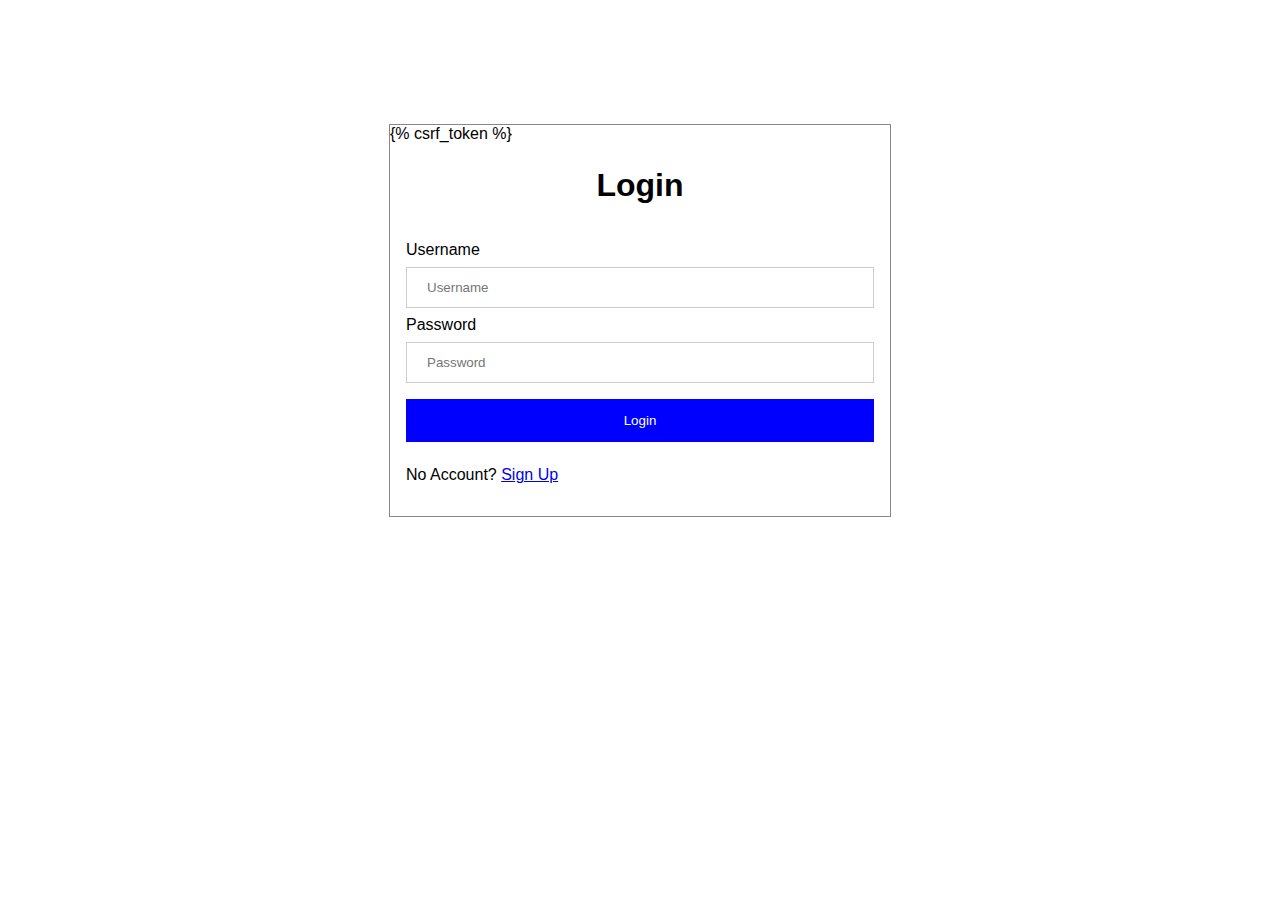
<file: templates/index.html>
<html>
<head>
    <title>Login
    </title>
    <style>
        body{
            font-family:Arial, Helvetica, sans-serif;
        }
        input[type=text],input[type=password]{
            width: 100%;
            padding: 12px 20px;
            margin: 8px 0;
            display: inline-block;
            border: 1px solid #ccc;
            box-sizing: border-box;
        }
        button{
            background-color: blue;
            color: white;
            padding: 14px 20px;
            margin: 8px 0;
            border: none;
            cursor: pointer;
            width: 100%
        }
        button:hover{
            opacity: 0.8;
        }
        .imgicontainer{
            text-align: center;
            margin: 24px 0 12px 0;
            position: relative;
        }
        img.avatar{
            width: 30%;
            border-radius: 50%;
        }
        .modal{
            background-color: white;
            overflow: auto;
            padding-top: 60px;
            width: 100%;
            height: 100%;
            top: 0%;
            left: 0%;
            z-index: 1;
            position: fixed;        
        }
        .modal-content{
            background-color:white;
            margin: 5% auto 15% auto;
            border: 1px solid #888;
            width: 500px;
        }
        .container{
            padding: 16px
        }
        span.psw{
            float: right;
            padding-top: 16px;
        }     
   </style>
</head>
<body>
    <div class="modal">
<form class ="modal-content animate" method="POST">
    {% csrf_token %}
    <div class="imgicontainer">
    <center><h1>Login</h1></center>
</div>
<div class="container"> 
    <label>Username</label>
    <input type="text" placeholder="Username" name="username" required>
    <br>
    <label>Password</label>
    <input type="password" placeholder="Password" name="password" required>
    <br>
    <!-- <input type="checkbox">Remember me -->
    <button type="submit" name="btn_login">Login</button>
    <!-- <lable><p>Forget<a href="#"> Password</a></p></lable> -->
    <lable><p>No Account? <a href="../user/signup">Sign Up</a></p></lable>
</div>
</form>
</div>
</body>
</html>
</file>
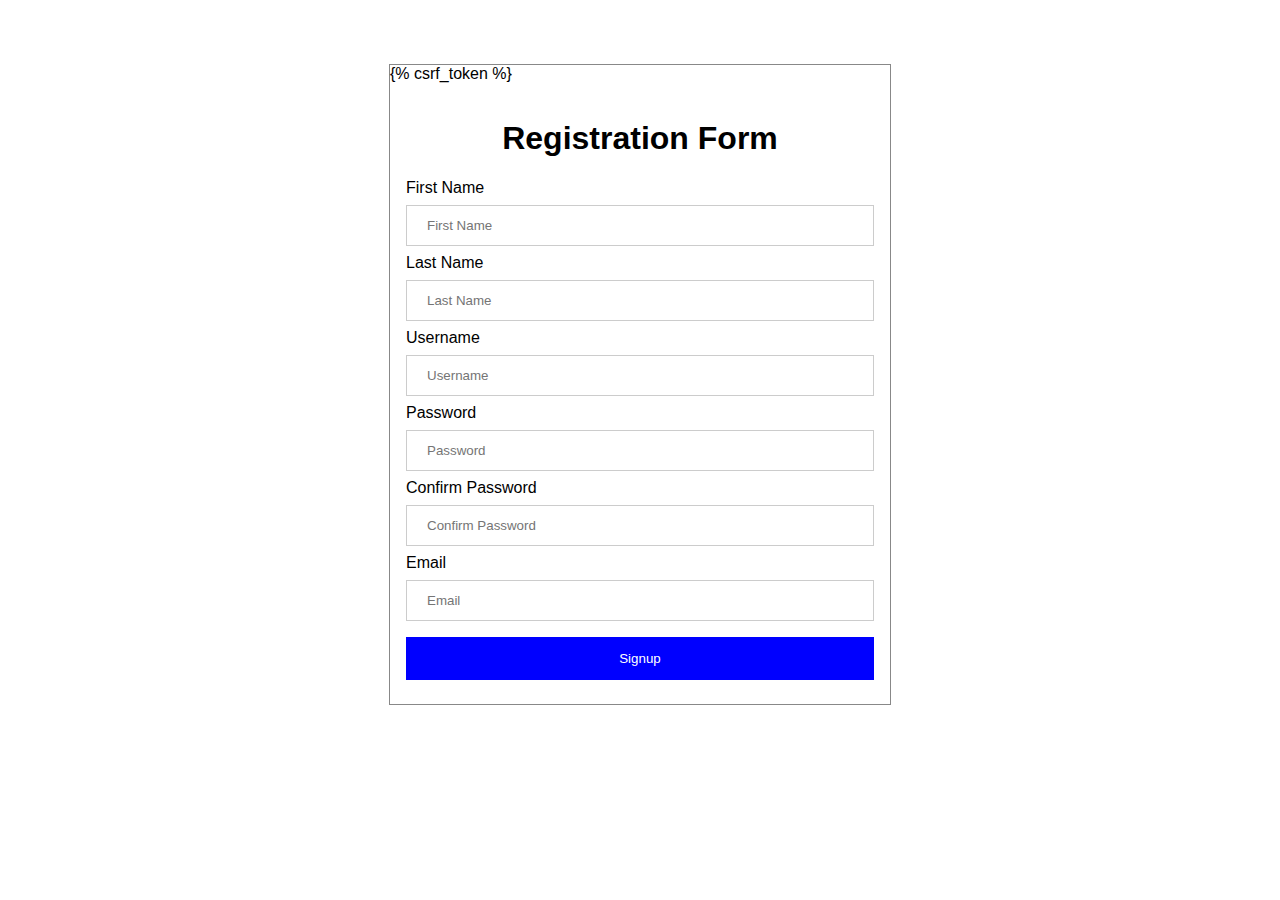
<file: templates/signup.html>
<html>
<head>
    
    <title>Sign Up
    </title>
    <style>
         body{
            font-family:Arial, Helvetica, sans-serif;
        }
        input[type=text],input[type=password]{
            width: 100%;
            padding: 12px 20px;
            margin: 8px 0;
            display: inline-block;
            border: 1px solid #ccc;
            box-sizing: border-box;
        }
        button{
            background-color: blue;
            color: white;
            padding: 14px 20px;
            margin: 8px 0;
            border: none;
            cursor: pointer;
            width: 100%
        }
        button:hover{
            opacity: 0.8;
        }
        .modal{
            background-color: white;
            overflow: auto;
            width: 100%;
            height: 100%;
            top: 0%;
            left: 0%;
            z-index: 1;
            position: fixed; 
        }
        .modal-content{
            background-color:white;
            margin: 5% auto 15% auto;
            border: 1px solid #888;
            width: 500px;
        }
        .container{
            padding: 16px
        }
        span.psw{
            float: right;
            padding-top: 16px;
        }     
</style>
</head>
<body>
    <div class="modal">
    <form class ="modal-content animate" method="POST">
        {% csrf_token %}
    <div class="container">
    <center><h1>Registration Form</h1></center>
    <label>First Name</label>
    <input type="text" placeholder="First Name" name="firstname" required>
    <br>
    <label>Last Name</label>
    <input type="text" placeholder="Last Name" name="lastname" required>
    <br>
    <label>Username</label>
    <input type="text" placeholder="Username" name="username" required>
    <br>
    <label>Password</label>
    <input type="password" placeholder="Password" name="password" required>
    <br>
    <label>Confirm Password</label>
    <input type="password" placeholder="Confirm Password" name="confimpassword" required>
    <br> 
    <label>Email</label>
    <input type="text" placeholder="Email" name="email" required>
    <br>
    <!-- <input type="checkbox">terms that you agree to share your personal information
    <br> -->
    <button type="submit" name="btn_signup">Signup</button>
    <!-- <div class="container">  -->
    </form>
    </div>
    </body>
    </html>
</file>
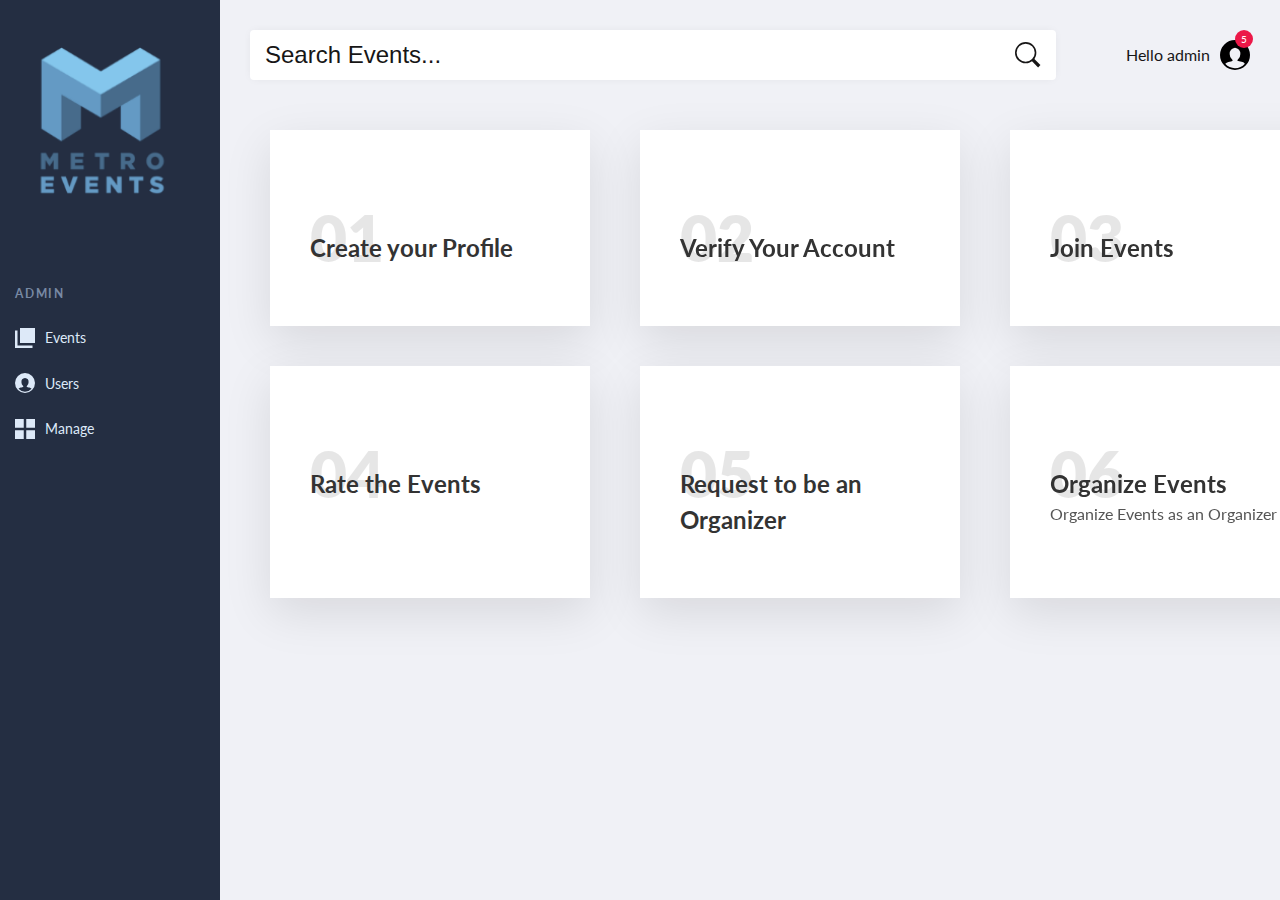
<file: templates/admin/admin.html>
<!DOCTYPE html>
<html>
<head>
    <link rel="stylesheet" href="admin.css">
</head>
<body>
  <svg style="display:none;">
    <symbol id="logo" viewBox="0 0 140 59">
      <g>
        <path d="M6.8 57c0 .4-.1.7-.2.9-.1.2-.3.4-.4.5-.1.1-.4.199-.5.3-.2 0-.3.1-.5.1-.1 0-.3 0-.5-.1-.2 0-.4-.101-.5-.3-.2 0-.4-.2-.5-.4-.1-.2-.2-.5-.2-.9V44.7h-2c-.3 0-.6-.101-.8-.2-.2-.1-.3-.2-.5-.4s-.2-.3-.2-.4v-.4c0-.1 0-.2.1-.399 0-.2.1-.301.2-.4.1-.1.3-.3.5-.4.1 0 .4-.1.7-.1h2.1v-3.5c0-1 .1-1.9.3-2.7C4.1 35 4.5 34.3 5 33.7c.5-.6 1.1-1.1 1.9-1.4.8-.3 1.7-.5 2.7-.5.9 0 1.5.101 1.8.4.3.3.5.6.5 1.1 0 .3-.1.601-.3.9-.2.3-.6.4-1.2.4h-.6c-.6 0-1.1.101-1.5.301-.4.199-.7.5-.9.8C7.2 36 7 36.5 7 37c-.1.5-.1 1-.1 1.6V42h2.7c.3 0 .6.1.8.2.2.1.3.2.5.399.1.101.2.301.2.401 0 .2.1.3.1.4 0 .1 0 .3-.1.399 0 .2-.1.3-.2.4-.1.1-.3.3-.5.399-.2.101-.5.2-.8.2H6.8V57z" />
        <path d="M30.4 50.2c0 1.3-.2 2.5-.7 3.5-.5 1.1-1.1 2-1.9 2.8-.8.8-1.8 1.4-2.8 1.8-1.1.4-2.3.601-3.5.601-1.3 0-2.4-.2-3.5-.601-1.1-.399-2-1-2.8-1.8-.8-.8-1.4-1.7-1.9-2.8-.5-1.101-.7-2.2-.7-3.5s.2-2.4.7-3.5c.5-1.101 1.1-2 1.9-2.7.8-.8 1.7-1.4 2.8-1.8 1.1-.4 2.3-.601 3.5-.601 1.3 0 2.4.2 3.5.601 1.1.399 2 1 2.8 1.8.8.8 1.4 1.7 1.9 2.7.5 1.1.7 2.3.7 3.5zm-3.4 0c0-.8-.1-1.5-.4-2.3-.2-.7-.6-1.4-1.1-1.9s-1-1-1.7-1.3c-.7-.3-1.5-.5-2.4-.5s-1.7.2-2.4.5-1.3.8-1.7 1.3c-.5.5-.8 1.2-1.1 1.9-.2.699-.4 1.5-.4 2.3s.1 1.5.4 2.3c.2.7.6 1.4 1.1 1.9.5.6 1 1 1.7 1.3s1.5.5 2.4.5 1.7-.2 2.4-.5 1.3-.8 1.7-1.3c.5-.601.8-1.2 1.1-1.9.3-.7.4-1.5.4-2.3z" />
        <path d="M38.1 44.8h.1c.4-.899 1-1.7 1.9-2.3s1.8-.9 2.9-.9c.5 0 1 .101 1.3.301.4.199.6.6.6 1.1 0 .6-.2 1-.6 1.2-.4.2-.8.3-1.4.3h-.2c-1.3 0-2.4.5-3.2 1.4-.8.899-1.3 2.3-1.3 4.1v7c0 .4-.1.7-.2.9-.1.199-.3.399-.4.5-.2.1-.4.199-.5.3-.2 0-.3.1-.5.1-.1 0-.3 0-.5-.1-.2 0-.4-.101-.5-.3-.1-.2-.3-.301-.4-.5C35 57.7 35 57.4 35 57V43.5c0-.4.1-.7.2-.9.1-.199.3-.399.4-.5.2-.1.3-.199.5-.199s.3-.101.5-.101c.1 0 .3 0 .4.101.2 0 .3.1.5.199.2.101.3.301.4.5.1.2.2.5.2.9v1.3z" />
        <path d="M49.2 51.3c0 .7.2 1.4.5 2 .3.601.7 1.2 1.2 1.601.5.5 1.1.8 1.7 1.1s1.3.4 2 .4c1 0 1.8-.2 2.5-.5.7-.4 1.2-.801 1.8-1.2.2-.2.4-.3.6-.4.2-.301.3-.301.5-.301.4 0 .7.1 1 .4.3.199.4.6.4 1 0 .1 0 .3-.1.5s-.2.4-.4.7c-1.6 1.7-3.7 2.5-6.3 2.5-1.3 0-2.4-.199-3.5-.6s-2-1-2.8-1.8c-.8-.8-1.4-1.7-1.8-2.7-.4-1.1-.7-2.3-.7-3.6 0-1.301.2-2.5.6-3.5.4-1.101 1-2 1.8-2.801.8-.8 1.7-1.399 2.7-1.8 1-.399 2.2-.6 3.4-.6 2.1 0 3.8.6 5.2 1.8s2.3 2.9 2.6 5.2c0 .3.1.5.1.6v.5c0 1.101-.6 1.7-1.7 1.7H49.2V51.3zm9.9-2.5c0-.7-.1-1.3-.3-1.8-.2-.6-.5-1.1-.9-1.5s-.9-.7-1.4-1c-.6-.2-1.2-.4-2-.4-.7 0-1.4.101-2 .4-.6.2-1.2.6-1.6 1-.5.4-.8.9-1.1 1.5-.3.6-.5 1.2-.5 1.8h9.8z" />
        <path d="M77.9 55.1c.399-.3.8-.5 1.199-.5.4 0 .7.101 1 .4.2.3.4.6.4.9 0 .199 0 .5-.1.699a1.856 1.856 0 01-.599.701c-.7.5-1.399.9-2.3 1.2s-1.8.4-2.7.4c-1.3 0-2.5-.2-3.5-.601-1.1-.399-2-1-2.8-1.8s-1.4-1.7-1.8-2.7c-.4-1.1-.7-2.3-.7-3.6s.2-2.5.7-3.601c.4-1.1 1.1-2 1.8-2.8.8-.8 1.7-1.399 2.8-1.8 1.101-.4 2.2-.6 3.5-.6.9 0 1.7.1 2.601.399C78.2 42 79 42.4 79.6 43l.7.7c.101.2.2.5.2.7 0 .399-.1.8-.4 1-.3.3-.6.399-1 .399-.199 0-.399 0-.5-.1-.2-.099-.4-.199-.7-.499-.301-.3-.7-.5-1.2-.7s-1-.3-1.7-.3c-.9 0-1.6.2-2.3.5s-1.2.8-1.7 1.3-.8 1.2-1.1 1.9c-.2.699-.4 1.5-.4 2.3s.1 1.5.3 2.2c.2.699.6 1.3 1 1.899.5.5 1 1 1.7 1.3.7.301 1.4.5 2.3.5.7 0 1.3-.1 1.8-.3.4-.099.9-.299 1.3-.699z" />
        <path d="M94.6 56.2h-.1c-.6.899-1.4 1.6-2.3 2.1-.9.5-2 .7-3.3.7-.7 0-1.301-.1-2-.3-.7-.2-1.4-.5-1.9-.9-.6-.399-1.1-.899-1.4-1.6-.4-.7-.6-1.5-.6-2.4 0-1.3.3-2.2 1-3 .7-.7 1.6-1.3 2.7-1.7 1.1-.399 2.3-.6 3.7-.699 1.399-.101 2.8-.2 4.199-.2v-.5c0-1.2-.399-2.101-1.1-2.7s-1.7-.9-3-.9c-.7 0-1.4.101-2 .301-.6.199-1.3.5-1.9 1-.3.199-.699.3-1 .3-.3 0-.6-.101-.899-.4-.2-.2-.4-.6-.4-.899 0-.2.101-.5.2-.7s.3-.4.6-.601c.7-.5 1.601-1 2.5-1.3 1-.3 2-.5 3.2-.5s2.2.2 3.101.5c.899.3 1.6.8 2.199 1.4.601.6 1 1.3 1.301 2.1.3.8.399 1.601.399 2.5V56.9c0 .3-.1.6-.2.899-.1.201-.2.401-.4.501-.2.101-.3.2-.5.2s-.3.1-.4.1c-.1 0-.3 0-.399-.1-.2 0-.301-.1-.5-.2-.201-.1-.301-.3-.401-.5s-.2-.5-.2-.899v-.7h-.2zm-.9-5.5c-.8 0-1.7 0-2.5.1-.9.101-1.7.2-2.4.4s-1.3.5-1.8.9-.7 1-.7 1.7c0 .5.101.9.3 1.2.2.3.5.6.801.8.3.2.699.4 1.1.4.4.1.8.1 1.2.1 1.5 0 2.7-.5 3.5-1.399.8-.9 1.2-2.101 1.2-3.5v-.9h-.7v.199z" />
        <path d="M111.4 45.4c-.5-.5-1-.801-1.5-1-.5-.2-1.101-.301-1.601-.301-.399 0-.7 0-1.1.101-.4.1-.7.2-1 .399-.3.2-.5.4-.7.7s-.3.601-.3 1c0 .7.3 1.2.899 1.601.601.3 1.601.6 2.801.899.8.2 1.5.4 2.199.7.7.3 1.301.6 1.801 1s.899.8 1.199 1.4c.301.5.4 1.199.4 1.899 0 1-.2 1.8-.6 2.5-.4.7-.9 1.2-1.5 1.7-.601.4-1.301.7-2.101.9-.8.199-1.6.3-2.399.3-1 0-2-.2-2.9-.5-1-.3-1.8-.8-2.5-1.4-.3-.3-.5-.5-.6-.7-.098-.198-.098-.398-.098-.598 0-.4.101-.8.4-1 .3-.3.6-.4 1-.4.399 0 .8.2 1.2.5.5.5 1.1.801 1.699 1.101.601.3 1.2.399 1.9.399.4 0 .8 0 1.2-.1.399-.1.7-.2 1-.4.3-.199.6-.399.8-.699.2-.301.3-.7.3-1.2 0-.8-.399-1.3-1.1-1.7s-1.8-.7-3.2-1c-.6-.1-1.1-.3-1.7-.5-.6-.2-1.1-.5-1.6-.8s-.8-.8-1.101-1.3c-.3-.5-.399-1.2-.399-2 0-.9.2-1.601.5-2.301.401-.6.801-1.2 1.401-1.6.601-.4 1.2-.7 2-.9.7-.199 1.5-.3 2.301-.3.899 0 1.699.101 2.6.4.8.3 1.6.7 2.2 1.2.3.3.5.5.6.699.101.2.101.4.101.601 0 .399-.101.7-.4 1s-.6.399-1 .399c-.402-.199-.802-.399-1.102-.699z" />
        <path d="M126 58.4c-.6.3-1.3.399-2.1.399-1.601 0-2.801-.399-3.601-1.3s-1.2-2.2-1.2-3.9v-9H117.2c-.3 0-.601 0-.8-.1-.2-.1-.4-.2-.5-.3-.101-.101-.2-.3-.2-.4 0-.2-.101-.3-.101-.399 0-.101 0-.2.101-.4 0-.2.1-.3.2-.4.1-.1.3-.3.5-.399.199-.101.5-.2.8-.2h1.899v-3.2c0-.399.101-.7.2-.899.101-.2.3-.4.4-.601.2-.1.399-.2.5-.3.2 0 .3-.1.5-.1.1 0 .3 0 .5.1.2 0 .3.1.5.3.2.101.3.3.399.601.101.199.2.6.2.899V42h3.2c.3 0 .6.1.8.2.2.1.3.2.5.399.102.101.202.301.202.401 0 .2.1.3.1.4 0 .1 0 .3-.1.399 0 .2-.1.3-.2.4-.1.1-.3.3-.5.3-.2.1-.5.1-.8.1h-3.2V53.2c0 1 .2 1.7.5 2.1.4.4.8.601 1.4.601.2 0 .5 0 .7-.101.199-.1.399-.1.6-.1.4 0 .7.1.9.399.199.301.3.601.3.9s-.101.5-.2.7c0 .401-.2.601-.5.701z" />
        <path d="M133.2 44.8h.1c.4-.899 1-1.7 1.9-2.3.899-.6 1.8-.9 2.899-.9.5 0 1 .101 1.301.301.4.199.6.599.6 1.099 0 .6-.2 1-.6 1.2-.4.2-.801.3-1.4.3h-.2c-1.3 0-2.399.5-3.2 1.4-.8.899-1.3 2.3-1.3 4.1v7c0 .4-.1.7-.2.9-.1.199-.3.399-.399.5-.101.1-.4.199-.5.3-.2 0-.3.1-.5.1-.101 0-.3 0-.5-.1-.2 0-.4-.101-.5-.3-.2-.101-.3-.301-.4-.5-.1-.2-.2-.5-.2-.9V43.5c0-.4.101-.7.2-.9.101-.199.3-.399.4-.5.2-.1.3-.199.5-.199s.3-.101.5-.101c.1 0 .3 0 .399.101.2 0 .301.1.5.199.2.101.301.301.4.5.1.2.2.5.2.9v1.3z" />
      </g>
      <g>
        <g>
          <path fill="#08A6DF" d="M70 32.9c-9.1 0-16.5-7.4-16.5-16.5 0-4.8 2.1-9.3 5.7-12.4.5-.4 1.2-.4 1.6.1.4.5.4 1.2-.1 1.6-3.1 2.7-4.9 6.6-4.9 10.7 0 7.8 6.4 14.2 14.2 14.2s14.2-6.4 14.2-14.2c0-7.8-6.4-14.1-14.2-14.1-1.9 0-3.7.4-5.4 1.1-.6.2-1.3 0-1.5-.6-.2-.6 0-1.3.6-1.5C65.7.4 67.8 0 70 0c9.1 0 16.5 7.4 16.5 16.5S79.1 32.9 70 32.9z" />
        </g>
        <g>
          <path fill="#7C2A8A" d="M70 28.4c-6.6 0-11.9-5.4-11.9-11.9 0-6.6 5.4-11.9 11.9-11.9 5 0 9.5 3.2 11.2 7.9.5 1.3.7 2.6.7 4 0 .6-.5 1.1-1.101 1.1-.6 0-1.1-.5-1.1-1.1 0-1.1-.2-2.2-.601-3.3-1.399-3.8-5-6.4-9.1-6.4-5.3 0-9.6 4.3-9.6 9.6s4.3 9.6 9.6 9.6c.6 0 1.1.5 1.1 1.1.002.8-.498 1.3-1.098 1.3z" />
        </g>
        <g>
          <path fill="#EC1848" d="M70 23.9c-4.1 0-7.4-3.3-7.4-7.4s3.3-7.4 7.4-7.4c.6 0 1.1.5 1.1 1.1 0 .6-.5 1.1-1.1 1.1-2.8 0-5.1 2.3-5.1 5.1s2.3 5.1 5.1 5.1 5.1-2.3 5.1-5.1c0-.6.5-1.1 1.101-1.1.6 0 1.1.5 1.1 1.1.099 4.2-3.201 7.5-7.301 7.5z" />
        </g>
      </g>
    </symbol>
    <symbol id="down" viewBox="0 0 16 16">
      <polygon points="3.81 4.38 8 8.57 12.19 4.38 13.71 5.91 8 11.62 2.29 5.91 3.81 4.38" />
    </symbol>
    <symbol id="users" viewBox="0 0 16 16">
      <path d="M8,0a8,8,0,1,0,8,8A8,8,0,0,0,8,0ZM8,15a7,7,0,0,1-5.19-2.32,2.71,2.71,0,0,1,1.7-1,13.11,13.11,0,0,0,1.29-.28,2.32,2.32,0,0,0,.94-.34,1.17,1.17,0,0,0-.27-.7h0A3.61,3.61,0,0,1,5.15,7.49,3.18,3.18,0,0,1,8,4.07a3.18,3.18,0,0,1,2.86,3.42,3.6,3.6,0,0,1-1.32,2.88h0a1.13,1.13,0,0,0-.27.69,2.68,2.68,0,0,0,.93.31,10.81,10.81,0,0,0,1.28.23,2.63,2.63,0,0,1,1.78,1A7,7,0,0,1,8,15Z" />
    </symbol>
    <symbol id="collection" viewBox="0 0 16 16">
      <rect width="7" height="7" />
      <rect y="9" width="7" height="7" />
      <rect x="9" width="7" height="7" />
      <rect x="9" y="9" width="7" height="7" />
    </symbol>
    <symbol id="charts" viewBox="0 0 16 16">
      <polygon points="0.64 7.38 -0.02 6.63 2.55 4.38 4.57 5.93 9.25 0.78 12.97 4.37 15.37 2.31 16.02 3.07 12.94 5.72 9.29 2.21 4.69 7.29 2.59 5.67 0.64 7.38" />
      <rect y="9" width="2" height="7" />
      <rect x="12" y="8" width="2" height="8" />
      <rect x="8" y="6" width="2" height="10" />
      <rect x="4" y="11" width="2" height="5" />
    </symbol>
    <symbol id="comments" viewBox="0 0 16 16">
      <path d="M0,16.13V2H15V13H5.24ZM1,3V14.37L5,12h9V3Z" />
      <rect x="3" y="5" width="9" height="1" />
      <rect x="3" y="7" width="7" height="1" />
      <rect x="3" y="9" width="5" height="1" />
    </symbol>
    <symbol id="pages" viewBox="0 0 16 16">
      <rect x="4" width="12" height="12" transform="translate(20 12) rotate(-180)" />
      <polygon points="2 14 2 2 0 2 0 14 0 16 2 16 14 16 14 14 2 14" />
    </symbol>
    <symbol id="appearance" viewBox="0 0 16 16">
      <path d="M3,0V7A2,2,0,0,0,5,9H6v5a2,2,0,0,0,4,0V9h1a2,2,0,0,0,2-2V0Zm9,7a1,1,0,0,1-1,1H9v6a1,1,0,0,1-2,0V8H5A1,1,0,0,1,4,7V6h8ZM4,5V1H6V4H7V1H9V4h1V1h2V5Z" />
    </symbol>
    <symbol id="trends" viewBox="0 0 16 16">
      <polygon points="0.64 11.85 -0.02 11.1 2.55 8.85 4.57 10.4 9.25 5.25 12.97 8.84 15.37 6.79 16.02 7.54 12.94 10.2 9.29 6.68 4.69 11.76 2.59 10.14 0.64 11.85" />
    </symbol>
    <symbol id="settings" viewBox="0 0 16 16">
      <rect x="9.78" y="5.34" width="1" height="7.97" />
      <polygon points="7.79 6.07 10.28 1.75 12.77 6.07 7.79 6.07" />
      <rect x="4.16" y="1.75" width="1" height="7.97" />
      <polygon points="7.15 8.99 4.66 13.31 2.16 8.99 7.15 8.99" />
      <rect x="1.28" width="1" height="4.97" />
      <polygon points="3.28 4.53 1.78 7.13 0.28 4.53 3.28 4.53" />
      <rect x="12.84" y="11.03" width="1" height="4.97" />
      <polygon points="11.85 11.47 13.34 8.88 14.84 11.47 11.85 11.47" />
    </symbol>
    <symbol id="options" viewBox="0 0 16 16">
      <path d="M8,11a3,3,0,1,1,3-3A3,3,0,0,1,8,11ZM8,6a2,2,0,1,0,2,2A2,2,0,0,0,8,6Z" />
      <path d="M8.5,16h-1A1.5,1.5,0,0,1,6,14.5v-.85a5.91,5.91,0,0,1-.58-.24l-.6.6A1.54,1.54,0,0,1,2.7,14L2,13.3a1.5,1.5,0,0,1,0-2.12l.6-.6A5.91,5.91,0,0,1,2.35,10H1.5A1.5,1.5,0,0,1,0,8.5v-1A1.5,1.5,0,0,1,1.5,6h.85a5.91,5.91,0,0,1,.24-.58L2,4.82A1.5,1.5,0,0,1,2,2.7L2.7,2A1.54,1.54,0,0,1,4.82,2l.6.6A5.91,5.91,0,0,1,6,2.35V1.5A1.5,1.5,0,0,1,7.5,0h1A1.5,1.5,0,0,1,10,1.5v.85a5.91,5.91,0,0,1,.58.24l.6-.6A1.54,1.54,0,0,1,13.3,2L14,2.7a1.5,1.5,0,0,1,0,2.12l-.6.6a5.91,5.91,0,0,1,.24.58h.85A1.5,1.5,0,0,1,16,7.5v1A1.5,1.5,0,0,1,14.5,10h-.85a5.91,5.91,0,0,1-.24.58l.6.6a1.5,1.5,0,0,1,0,2.12L13.3,14a1.54,1.54,0,0,1-2.12,0l-.6-.6a5.91,5.91,0,0,1-.58.24v.85A1.5,1.5,0,0,1,8.5,16ZM5.23,12.18l.33.18a4.94,4.94,0,0,0,1.07.44l.36.1V14.5a.5.5,0,0,0,.5.5h1a.5.5,0,0,0,.5-.5V12.91l.36-.1a4.94,4.94,0,0,0,1.07-.44l.33-.18,1.12,1.12a.51.51,0,0,0,.71,0l.71-.71a.5.5,0,0,0,0-.71l-1.12-1.12.18-.33a4.94,4.94,0,0,0,.44-1.07l.1-.36H14.5a.5.5,0,0,0,.5-.5v-1a.5.5,0,0,0-.5-.5H12.91l-.1-.36a4.94,4.94,0,0,0-.44-1.07l-.18-.33L13.3,4.11a.5.5,0,0,0,0-.71L12.6,2.7a.51.51,0,0,0-.71,0L10.77,3.82l-.33-.18a4.94,4.94,0,0,0-1.07-.44L9,3.09V1.5A.5.5,0,0,0,8.5,1h-1a.5.5,0,0,0-.5.5V3.09l-.36.1a4.94,4.94,0,0,0-1.07.44l-.33.18L4.11,2.7a.51.51,0,0,0-.71,0L2.7,3.4a.5.5,0,0,0,0,.71L3.82,5.23l-.18.33a4.94,4.94,0,0,0-.44,1.07L3.09,7H1.5a.5.5,0,0,0-.5.5v1a.5.5,0,0,0,.5.5H3.09l.1.36a4.94,4.94,0,0,0,.44,1.07l.18.33L2.7,11.89a.5.5,0,0,0,0,.71l.71.71a.51.51,0,0,0,.71,0Z" />
    </symbol>
    <symbol id="collapse" viewBox="0 0 16 16">
      <polygon points="11.62 3.81 7.43 8 11.62 12.19 10.09 13.71 4.38 8 10.09 2.29 11.62 3.81" />
    </symbol>
    <symbol id="search" viewBox="0 0 16 16">
      <path d="M6.57,1A5.57,5.57,0,1,1,1,6.57,5.57,5.57,0,0,1,6.57,1m0-1a6.57,6.57,0,1,0,6.57,6.57A6.57,6.57,0,0,0,6.57,0Z" />
      <rect x="11.84" y="9.87" width="2" height="5.93" transform="translate(-5.32 12.84) rotate(-45)" />
    </symbol>
  </svg>
  <header class="page-header">
    <nav>
      <p>
        <a href="admin.html">
        <img alt="W3Schools" src="images/4.png" width="200" height="200">
        </a>
      </p>
      <button class="toggle-mob-menu" aria-expanded="false" aria-label="open menu">
        <svg width="20" height="20" aria-hidden="true">
          <use xlink:href="#down"></use>
        </svg>
      </button>
      <ul class="admin-menu">
        <li class="menu-heading">
          <h3>Admin</h3>
        </li>
        <li>
          <a href="event.html">
            <svg>
              <use xlink:href="#pages"></use>
            </svg>
            <span>Events</span>
          </a>
        </li>
        <li>
          <a href="user.html">
            <svg>
              <use xlink:href="#users"></use>
            </svg>
            <span>Users</span>
          </a>
        </li>
        <li>
          <a href="manage.html">
            <svg>
              <use xlink:href="#collection"></use>
            </svg>
            <span>Manage</span>
          </a>
        </li>
        <li>
          <a href="#0">
            <span>    </span>
          </a>
        </li>
      </ul>
    </nav>
  </header>
  <section class="page-content">
    <section class="search-and-user">
      <form>
        <input type="search" placeholder="Search Events...">
        <button type="submit" aria-label="submit form">
          <svg aria-hidden="true">
            <use xlink:href="#search"></use>
          </svg>
        </button>
      </form>
      <div class="admin-profile">
        <span class="greeting">Hello admin</span>
        <div class="notifications">
          <span class="badge">5</span>
          <svg>
            <use xlink:href="#users"></use>
          </svg>
        </div>
      </div>
    </section>
    <div class="container">
      <div class="box">
        <h2>01</h2>
        <h3>Create your Profile</h3>
        <p></p>
      </div>
      <div class="box">
        <h2>02</h2>
        <h3>Verify Your Account</h3>
        <p></p>
      </div>
      <div class="box">
        <h2>03</h2>
        <h3>Join Events</h3>
        <p></p>
      </div>
      <div class="box">
        <h2>04</h2>
        <h3>Rate the Events</h3>
        <p></p>
      </div>
      <div class="box">
        <h2>05</h2>
        <h3>Request to be an Organizer</h3>
        <p></p>
      </div>
      <div class="box">
        <h2>06</h2>
        <h3>Organize Events</h3>
        <p>Organize Events as an Organizer</p>
      </div>
    </div>
  </section>
  </body>
  </html>
</file>
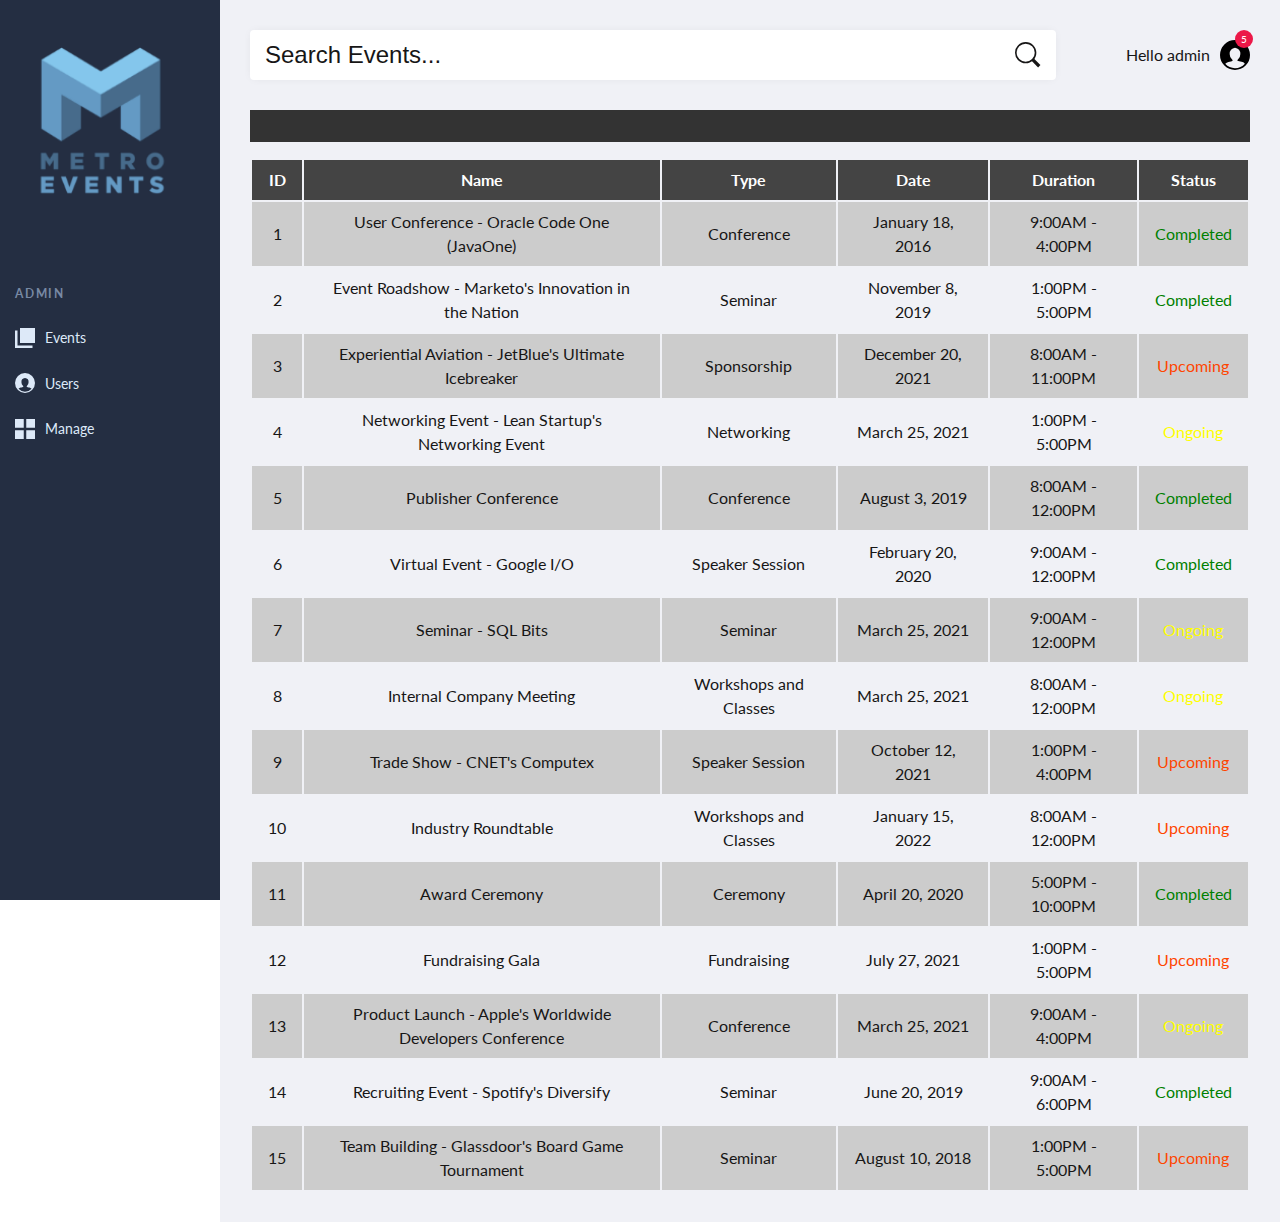
<file: templates/admin/event.html>
<!DOCTYPE html>
<html >
<head>
    <link rel="stylesheet" href="user.css">
    <script src="user.js"></script>
</head>
<body>
  <svg style="display:none;">
    <symbol id="logo" viewBox="0 0 140 59">
      <g>
        <path d="M6.8 57c0 .4-.1.7-.2.9-.1.2-.3.4-.4.5-.1.1-.4.199-.5.3-.2 0-.3.1-.5.1-.1 0-.3 0-.5-.1-.2 0-.4-.101-.5-.3-.2 0-.4-.2-.5-.4-.1-.2-.2-.5-.2-.9V44.7h-2c-.3 0-.6-.101-.8-.2-.2-.1-.3-.2-.5-.4s-.2-.3-.2-.4v-.4c0-.1 0-.2.1-.399 0-.2.1-.301.2-.4.1-.1.3-.3.5-.4.1 0 .4-.1.7-.1h2.1v-3.5c0-1 .1-1.9.3-2.7C4.1 35 4.5 34.3 5 33.7c.5-.6 1.1-1.1 1.9-1.4.8-.3 1.7-.5 2.7-.5.9 0 1.5.101 1.8.4.3.3.5.6.5 1.1 0 .3-.1.601-.3.9-.2.3-.6.4-1.2.4h-.6c-.6 0-1.1.101-1.5.301-.4.199-.7.5-.9.8C7.2 36 7 36.5 7 37c-.1.5-.1 1-.1 1.6V42h2.7c.3 0 .6.1.8.2.2.1.3.2.5.399.1.101.2.301.2.401 0 .2.1.3.1.4 0 .1 0 .3-.1.399 0 .2-.1.3-.2.4-.1.1-.3.3-.5.399-.2.101-.5.2-.8.2H6.8V57z" />
        <path d="M30.4 50.2c0 1.3-.2 2.5-.7 3.5-.5 1.1-1.1 2-1.9 2.8-.8.8-1.8 1.4-2.8 1.8-1.1.4-2.3.601-3.5.601-1.3 0-2.4-.2-3.5-.601-1.1-.399-2-1-2.8-1.8-.8-.8-1.4-1.7-1.9-2.8-.5-1.101-.7-2.2-.7-3.5s.2-2.4.7-3.5c.5-1.101 1.1-2 1.9-2.7.8-.8 1.7-1.4 2.8-1.8 1.1-.4 2.3-.601 3.5-.601 1.3 0 2.4.2 3.5.601 1.1.399 2 1 2.8 1.8.8.8 1.4 1.7 1.9 2.7.5 1.1.7 2.3.7 3.5zm-3.4 0c0-.8-.1-1.5-.4-2.3-.2-.7-.6-1.4-1.1-1.9s-1-1-1.7-1.3c-.7-.3-1.5-.5-2.4-.5s-1.7.2-2.4.5-1.3.8-1.7 1.3c-.5.5-.8 1.2-1.1 1.9-.2.699-.4 1.5-.4 2.3s.1 1.5.4 2.3c.2.7.6 1.4 1.1 1.9.5.6 1 1 1.7 1.3s1.5.5 2.4.5 1.7-.2 2.4-.5 1.3-.8 1.7-1.3c.5-.601.8-1.2 1.1-1.9.3-.7.4-1.5.4-2.3z" />
        <path d="M38.1 44.8h.1c.4-.899 1-1.7 1.9-2.3s1.8-.9 2.9-.9c.5 0 1 .101 1.3.301.4.199.6.6.6 1.1 0 .6-.2 1-.6 1.2-.4.2-.8.3-1.4.3h-.2c-1.3 0-2.4.5-3.2 1.4-.8.899-1.3 2.3-1.3 4.1v7c0 .4-.1.7-.2.9-.1.199-.3.399-.4.5-.2.1-.4.199-.5.3-.2 0-.3.1-.5.1-.1 0-.3 0-.5-.1-.2 0-.4-.101-.5-.3-.1-.2-.3-.301-.4-.5C35 57.7 35 57.4 35 57V43.5c0-.4.1-.7.2-.9.1-.199.3-.399.4-.5.2-.1.3-.199.5-.199s.3-.101.5-.101c.1 0 .3 0 .4.101.2 0 .3.1.5.199.2.101.3.301.4.5.1.2.2.5.2.9v1.3z" />
        <path d="M49.2 51.3c0 .7.2 1.4.5 2 .3.601.7 1.2 1.2 1.601.5.5 1.1.8 1.7 1.1s1.3.4 2 .4c1 0 1.8-.2 2.5-.5.7-.4 1.2-.801 1.8-1.2.2-.2.4-.3.6-.4.2-.301.3-.301.5-.301.4 0 .7.1 1 .4.3.199.4.6.4 1 0 .1 0 .3-.1.5s-.2.4-.4.7c-1.6 1.7-3.7 2.5-6.3 2.5-1.3 0-2.4-.199-3.5-.6s-2-1-2.8-1.8c-.8-.8-1.4-1.7-1.8-2.7-.4-1.1-.7-2.3-.7-3.6 0-1.301.2-2.5.6-3.5.4-1.101 1-2 1.8-2.801.8-.8 1.7-1.399 2.7-1.8 1-.399 2.2-.6 3.4-.6 2.1 0 3.8.6 5.2 1.8s2.3 2.9 2.6 5.2c0 .3.1.5.1.6v.5c0 1.101-.6 1.7-1.7 1.7H49.2V51.3zm9.9-2.5c0-.7-.1-1.3-.3-1.8-.2-.6-.5-1.1-.9-1.5s-.9-.7-1.4-1c-.6-.2-1.2-.4-2-.4-.7 0-1.4.101-2 .4-.6.2-1.2.6-1.6 1-.5.4-.8.9-1.1 1.5-.3.6-.5 1.2-.5 1.8h9.8z" />
        <path d="M77.9 55.1c.399-.3.8-.5 1.199-.5.4 0 .7.101 1 .4.2.3.4.6.4.9 0 .199 0 .5-.1.699a1.856 1.856 0 01-.599.701c-.7.5-1.399.9-2.3 1.2s-1.8.4-2.7.4c-1.3 0-2.5-.2-3.5-.601-1.1-.399-2-1-2.8-1.8s-1.4-1.7-1.8-2.7c-.4-1.1-.7-2.3-.7-3.6s.2-2.5.7-3.601c.4-1.1 1.1-2 1.8-2.8.8-.8 1.7-1.399 2.8-1.8 1.101-.4 2.2-.6 3.5-.6.9 0 1.7.1 2.601.399C78.2 42 79 42.4 79.6 43l.7.7c.101.2.2.5.2.7 0 .399-.1.8-.4 1-.3.3-.6.399-1 .399-.199 0-.399 0-.5-.1-.2-.099-.4-.199-.7-.499-.301-.3-.7-.5-1.2-.7s-1-.3-1.7-.3c-.9 0-1.6.2-2.3.5s-1.2.8-1.7 1.3-.8 1.2-1.1 1.9c-.2.699-.4 1.5-.4 2.3s.1 1.5.3 2.2c.2.699.6 1.3 1 1.899.5.5 1 1 1.7 1.3.7.301 1.4.5 2.3.5.7 0 1.3-.1 1.8-.3.4-.099.9-.299 1.3-.699z" />
        <path d="M94.6 56.2h-.1c-.6.899-1.4 1.6-2.3 2.1-.9.5-2 .7-3.3.7-.7 0-1.301-.1-2-.3-.7-.2-1.4-.5-1.9-.9-.6-.399-1.1-.899-1.4-1.6-.4-.7-.6-1.5-.6-2.4 0-1.3.3-2.2 1-3 .7-.7 1.6-1.3 2.7-1.7 1.1-.399 2.3-.6 3.7-.699 1.399-.101 2.8-.2 4.199-.2v-.5c0-1.2-.399-2.101-1.1-2.7s-1.7-.9-3-.9c-.7 0-1.4.101-2 .301-.6.199-1.3.5-1.9 1-.3.199-.699.3-1 .3-.3 0-.6-.101-.899-.4-.2-.2-.4-.6-.4-.899 0-.2.101-.5.2-.7s.3-.4.6-.601c.7-.5 1.601-1 2.5-1.3 1-.3 2-.5 3.2-.5s2.2.2 3.101.5c.899.3 1.6.8 2.199 1.4.601.6 1 1.3 1.301 2.1.3.8.399 1.601.399 2.5V56.9c0 .3-.1.6-.2.899-.1.201-.2.401-.4.501-.2.101-.3.2-.5.2s-.3.1-.4.1c-.1 0-.3 0-.399-.1-.2 0-.301-.1-.5-.2-.201-.1-.301-.3-.401-.5s-.2-.5-.2-.899v-.7h-.2zm-.9-5.5c-.8 0-1.7 0-2.5.1-.9.101-1.7.2-2.4.4s-1.3.5-1.8.9-.7 1-.7 1.7c0 .5.101.9.3 1.2.2.3.5.6.801.8.3.2.699.4 1.1.4.4.1.8.1 1.2.1 1.5 0 2.7-.5 3.5-1.399.8-.9 1.2-2.101 1.2-3.5v-.9h-.7v.199z" />
        <path d="M111.4 45.4c-.5-.5-1-.801-1.5-1-.5-.2-1.101-.301-1.601-.301-.399 0-.7 0-1.1.101-.4.1-.7.2-1 .399-.3.2-.5.4-.7.7s-.3.601-.3 1c0 .7.3 1.2.899 1.601.601.3 1.601.6 2.801.899.8.2 1.5.4 2.199.7.7.3 1.301.6 1.801 1s.899.8 1.199 1.4c.301.5.4 1.199.4 1.899 0 1-.2 1.8-.6 2.5-.4.7-.9 1.2-1.5 1.7-.601.4-1.301.7-2.101.9-.8.199-1.6.3-2.399.3-1 0-2-.2-2.9-.5-1-.3-1.8-.8-2.5-1.4-.3-.3-.5-.5-.6-.7-.098-.198-.098-.398-.098-.598 0-.4.101-.8.4-1 .3-.3.6-.4 1-.4.399 0 .8.2 1.2.5.5.5 1.1.801 1.699 1.101.601.3 1.2.399 1.9.399.4 0 .8 0 1.2-.1.399-.1.7-.2 1-.4.3-.199.6-.399.8-.699.2-.301.3-.7.3-1.2 0-.8-.399-1.3-1.1-1.7s-1.8-.7-3.2-1c-.6-.1-1.1-.3-1.7-.5-.6-.2-1.1-.5-1.6-.8s-.8-.8-1.101-1.3c-.3-.5-.399-1.2-.399-2 0-.9.2-1.601.5-2.301.401-.6.801-1.2 1.401-1.6.601-.4 1.2-.7 2-.9.7-.199 1.5-.3 2.301-.3.899 0 1.699.101 2.6.4.8.3 1.6.7 2.2 1.2.3.3.5.5.6.699.101.2.101.4.101.601 0 .399-.101.7-.4 1s-.6.399-1 .399c-.402-.199-.802-.399-1.102-.699z" />
        <path d="M126 58.4c-.6.3-1.3.399-2.1.399-1.601 0-2.801-.399-3.601-1.3s-1.2-2.2-1.2-3.9v-9H117.2c-.3 0-.601 0-.8-.1-.2-.1-.4-.2-.5-.3-.101-.101-.2-.3-.2-.4 0-.2-.101-.3-.101-.399 0-.101 0-.2.101-.4 0-.2.1-.3.2-.4.1-.1.3-.3.5-.399.199-.101.5-.2.8-.2h1.899v-3.2c0-.399.101-.7.2-.899.101-.2.3-.4.4-.601.2-.1.399-.2.5-.3.2 0 .3-.1.5-.1.1 0 .3 0 .5.1.2 0 .3.1.5.3.2.101.3.3.399.601.101.199.2.6.2.899V42h3.2c.3 0 .6.1.8.2.2.1.3.2.5.399.102.101.202.301.202.401 0 .2.1.3.1.4 0 .1 0 .3-.1.399 0 .2-.1.3-.2.4-.1.1-.3.3-.5.3-.2.1-.5.1-.8.1h-3.2V53.2c0 1 .2 1.7.5 2.1.4.4.8.601 1.4.601.2 0 .5 0 .7-.101.199-.1.399-.1.6-.1.4 0 .7.1.9.399.199.301.3.601.3.9s-.101.5-.2.7c0 .401-.2.601-.5.701z" />
        <path d="M133.2 44.8h.1c.4-.899 1-1.7 1.9-2.3.899-.6 1.8-.9 2.899-.9.5 0 1 .101 1.301.301.4.199.6.599.6 1.099 0 .6-.2 1-.6 1.2-.4.2-.801.3-1.4.3h-.2c-1.3 0-2.399.5-3.2 1.4-.8.899-1.3 2.3-1.3 4.1v7c0 .4-.1.7-.2.9-.1.199-.3.399-.399.5-.101.1-.4.199-.5.3-.2 0-.3.1-.5.1-.101 0-.3 0-.5-.1-.2 0-.4-.101-.5-.3-.2-.101-.3-.301-.4-.5-.1-.2-.2-.5-.2-.9V43.5c0-.4.101-.7.2-.9.101-.199.3-.399.4-.5.2-.1.3-.199.5-.199s.3-.101.5-.101c.1 0 .3 0 .399.101.2 0 .301.1.5.199.2.101.301.301.4.5.1.2.2.5.2.9v1.3z" />
      </g>
      <g>
        <g>
          <path fill="#08A6DF" d="M70 32.9c-9.1 0-16.5-7.4-16.5-16.5 0-4.8 2.1-9.3 5.7-12.4.5-.4 1.2-.4 1.6.1.4.5.4 1.2-.1 1.6-3.1 2.7-4.9 6.6-4.9 10.7 0 7.8 6.4 14.2 14.2 14.2s14.2-6.4 14.2-14.2c0-7.8-6.4-14.1-14.2-14.1-1.9 0-3.7.4-5.4 1.1-.6.2-1.3 0-1.5-.6-.2-.6 0-1.3.6-1.5C65.7.4 67.8 0 70 0c9.1 0 16.5 7.4 16.5 16.5S79.1 32.9 70 32.9z" />
        </g>
        <g>
          <path fill="#7C2A8A" d="M70 28.4c-6.6 0-11.9-5.4-11.9-11.9 0-6.6 5.4-11.9 11.9-11.9 5 0 9.5 3.2 11.2 7.9.5 1.3.7 2.6.7 4 0 .6-.5 1.1-1.101 1.1-.6 0-1.1-.5-1.1-1.1 0-1.1-.2-2.2-.601-3.3-1.399-3.8-5-6.4-9.1-6.4-5.3 0-9.6 4.3-9.6 9.6s4.3 9.6 9.6 9.6c.6 0 1.1.5 1.1 1.1.002.8-.498 1.3-1.098 1.3z" />
        </g>
        <g>
          <path fill="#EC1848" d="M70 23.9c-4.1 0-7.4-3.3-7.4-7.4s3.3-7.4 7.4-7.4c.6 0 1.1.5 1.1 1.1 0 .6-.5 1.1-1.1 1.1-2.8 0-5.1 2.3-5.1 5.1s2.3 5.1 5.1 5.1 5.1-2.3 5.1-5.1c0-.6.5-1.1 1.101-1.1.6 0 1.1.5 1.1 1.1.099 4.2-3.201 7.5-7.301 7.5z" />
        </g>
      </g>
    </symbol>
    <symbol id="down" viewBox="0 0 16 16">
      <polygon points="3.81 4.38 8 8.57 12.19 4.38 13.71 5.91 8 11.62 2.29 5.91 3.81 4.38" />
    </symbol>
    <symbol id="users" viewBox="0 0 16 16">
      <path d="M8,0a8,8,0,1,0,8,8A8,8,0,0,0,8,0ZM8,15a7,7,0,0,1-5.19-2.32,2.71,2.71,0,0,1,1.7-1,13.11,13.11,0,0,0,1.29-.28,2.32,2.32,0,0,0,.94-.34,1.17,1.17,0,0,0-.27-.7h0A3.61,3.61,0,0,1,5.15,7.49,3.18,3.18,0,0,1,8,4.07a3.18,3.18,0,0,1,2.86,3.42,3.6,3.6,0,0,1-1.32,2.88h0a1.13,1.13,0,0,0-.27.69,2.68,2.68,0,0,0,.93.31,10.81,10.81,0,0,0,1.28.23,2.63,2.63,0,0,1,1.78,1A7,7,0,0,1,8,15Z" />
    </symbol>
    <symbol id="collection" viewBox="0 0 16 16">
      <rect width="7" height="7" />
      <rect y="9" width="7" height="7" />
      <rect x="9" width="7" height="7" />
      <rect x="9" y="9" width="7" height="7" />
    </symbol>
    <symbol id="charts" viewBox="0 0 16 16">
      <polygon points="0.64 7.38 -0.02 6.63 2.55 4.38 4.57 5.93 9.25 0.78 12.97 4.37 15.37 2.31 16.02 3.07 12.94 5.72 9.29 2.21 4.69 7.29 2.59 5.67 0.64 7.38" />
      <rect y="9" width="2" height="7" />
      <rect x="12" y="8" width="2" height="8" />
      <rect x="8" y="6" width="2" height="10" />
      <rect x="4" y="11" width="2" height="5" />
    </symbol>
    <symbol id="comments" viewBox="0 0 16 16">
      <path d="M0,16.13V2H15V13H5.24ZM1,3V14.37L5,12h9V3Z" />
      <rect x="3" y="5" width="9" height="1" />
      <rect x="3" y="7" width="7" height="1" />
      <rect x="3" y="9" width="5" height="1" />
    </symbol>
    <symbol id="pages" viewBox="0 0 16 16">
      <rect x="4" width="12" height="12" transform="translate(20 12) rotate(-180)" />
      <polygon points="2 14 2 2 0 2 0 14 0 16 2 16 14 16 14 14 2 14" />
    </symbol>
    <symbol id="appearance" viewBox="0 0 16 16">
      <path d="M3,0V7A2,2,0,0,0,5,9H6v5a2,2,0,0,0,4,0V9h1a2,2,0,0,0,2-2V0Zm9,7a1,1,0,0,1-1,1H9v6a1,1,0,0,1-2,0V8H5A1,1,0,0,1,4,7V6h8ZM4,5V1H6V4H7V1H9V4h1V1h2V5Z" />
    </symbol>
    <symbol id="trends" viewBox="0 0 16 16">
      <polygon points="0.64 11.85 -0.02 11.1 2.55 8.85 4.57 10.4 9.25 5.25 12.97 8.84 15.37 6.79 16.02 7.54 12.94 10.2 9.29 6.68 4.69 11.76 2.59 10.14 0.64 11.85" />
    </symbol>
    <symbol id="settings" viewBox="0 0 16 16">
      <rect x="9.78" y="5.34" width="1" height="7.97" />
      <polygon points="7.79 6.07 10.28 1.75 12.77 6.07 7.79 6.07" />
      <rect x="4.16" y="1.75" width="1" height="7.97" />
      <polygon points="7.15 8.99 4.66 13.31 2.16 8.99 7.15 8.99" />
      <rect x="1.28" width="1" height="4.97" />
      <polygon points="3.28 4.53 1.78 7.13 0.28 4.53 3.28 4.53" />
      <rect x="12.84" y="11.03" width="1" height="4.97" />
      <polygon points="11.85 11.47 13.34 8.88 14.84 11.47 11.85 11.47" />
    </symbol>
    <symbol id="options" viewBox="0 0 16 16">
      <path d="M8,11a3,3,0,1,1,3-3A3,3,0,0,1,8,11ZM8,6a2,2,0,1,0,2,2A2,2,0,0,0,8,6Z" />
      <path d="M8.5,16h-1A1.5,1.5,0,0,1,6,14.5v-.85a5.91,5.91,0,0,1-.58-.24l-.6.6A1.54,1.54,0,0,1,2.7,14L2,13.3a1.5,1.5,0,0,1,0-2.12l.6-.6A5.91,5.91,0,0,1,2.35,10H1.5A1.5,1.5,0,0,1,0,8.5v-1A1.5,1.5,0,0,1,1.5,6h.85a5.91,5.91,0,0,1,.24-.58L2,4.82A1.5,1.5,0,0,1,2,2.7L2.7,2A1.54,1.54,0,0,1,4.82,2l.6.6A5.91,5.91,0,0,1,6,2.35V1.5A1.5,1.5,0,0,1,7.5,0h1A1.5,1.5,0,0,1,10,1.5v.85a5.91,5.91,0,0,1,.58.24l.6-.6A1.54,1.54,0,0,1,13.3,2L14,2.7a1.5,1.5,0,0,1,0,2.12l-.6.6a5.91,5.91,0,0,1,.24.58h.85A1.5,1.5,0,0,1,16,7.5v1A1.5,1.5,0,0,1,14.5,10h-.85a5.91,5.91,0,0,1-.24.58l.6.6a1.5,1.5,0,0,1,0,2.12L13.3,14a1.54,1.54,0,0,1-2.12,0l-.6-.6a5.91,5.91,0,0,1-.58.24v.85A1.5,1.5,0,0,1,8.5,16ZM5.23,12.18l.33.18a4.94,4.94,0,0,0,1.07.44l.36.1V14.5a.5.5,0,0,0,.5.5h1a.5.5,0,0,0,.5-.5V12.91l.36-.1a4.94,4.94,0,0,0,1.07-.44l.33-.18,1.12,1.12a.51.51,0,0,0,.71,0l.71-.71a.5.5,0,0,0,0-.71l-1.12-1.12.18-.33a4.94,4.94,0,0,0,.44-1.07l.1-.36H14.5a.5.5,0,0,0,.5-.5v-1a.5.5,0,0,0-.5-.5H12.91l-.1-.36a4.94,4.94,0,0,0-.44-1.07l-.18-.33L13.3,4.11a.5.5,0,0,0,0-.71L12.6,2.7a.51.51,0,0,0-.71,0L10.77,3.82l-.33-.18a4.94,4.94,0,0,0-1.07-.44L9,3.09V1.5A.5.5,0,0,0,8.5,1h-1a.5.5,0,0,0-.5.5V3.09l-.36.1a4.94,4.94,0,0,0-1.07.44l-.33.18L4.11,2.7a.51.51,0,0,0-.71,0L2.7,3.4a.5.5,0,0,0,0,.71L3.82,5.23l-.18.33a4.94,4.94,0,0,0-.44,1.07L3.09,7H1.5a.5.5,0,0,0-.5.5v1a.5.5,0,0,0,.5.5H3.09l.1.36a4.94,4.94,0,0,0,.44,1.07l.18.33L2.7,11.89a.5.5,0,0,0,0,.71l.71.71a.51.51,0,0,0,.71,0Z" />
    </symbol>
    <symbol id="collapse" viewBox="0 0 16 16">
      <polygon points="11.62 3.81 7.43 8 11.62 12.19 10.09 13.71 4.38 8 10.09 2.29 11.62 3.81" />
    </symbol>
    <symbol id="search" viewBox="0 0 16 16">
      <path d="M6.57,1A5.57,5.57,0,1,1,1,6.57,5.57,5.57,0,0,1,6.57,1m0-1a6.57,6.57,0,1,0,6.57,6.57A6.57,6.57,0,0,0,6.57,0Z" />
      <rect x="11.84" y="9.87" width="2" height="5.93" transform="translate(-5.32 12.84) rotate(-45)" />
    </symbol>
  </svg>
  <header class="page-header">
    <nav>
        <p>
            <a href="admin.html">
            <img alt="W3Schools" src="images/4.png" width="200" height="200">
            </a>
        </p>
      <button class="toggle-mob-menu" aria-expanded="false" aria-label="open menu">
        <svg width="20" height="20" aria-hidden="true">
          <use xlink:href="#down"></use>
        </svg>
      </button>
      <ul class="admin-menu">
        <li class="menu-heading">
          <h3>Admin</h3>
        </li>
        <li>
          <a href="event.html">
            <svg>
              <use xlink:href="#pages"></use>
            </svg>
            <span>Events</span>
          </a>
        </li>
        <li>
          <a href="user.html">
            <svg>
              <use xlink:href="#users"></use>
            </svg>
            <span>Users</span>
          </a>
        </li>
        <li>
          <a href="manage.html">
            <svg>
              <use xlink:href="#collection"></use>
            </svg>
            <span>Manage</span>
          </a>
        </li>
        <li>
          <a href="#0">
            <span>    </span>
          </a>
        </li>
      </ul>
    </nav>
  </header>
  <section class="page-content">
    <section class="search-and-user">
      <form>
        <input type="search" placeholder="Search Events...">
        <button type="submit" aria-label="submit form">
          <svg aria-hidden="true">
            <use xlink:href="#search"></use>
          </svg>
        </button>
      </form>
      <div class="admin-profile">
        <span class="greeting">Hello admin</span>
        <div class="notifications">
          <span class="badge">5</span>
          <svg>
            <use xlink:href="#users"></use>
          </svg>
        </div>
      </div>
    </section>
    <div class="pagination">
        <ol id="numbers"></ol>
    </div>
    
    <table id="my-table">
        <thead>
            <tr>
                <th>ID</th>
                <th>Name</th>
                <th>Type</th>
                <th>Date</th>
                <th>Duration</th>
                <th>Status</th>
            </tr>
        </thead>
        <tbody>
            <tr>
                <td>1</td>
                <td>User Conference - Oracle Code One (JavaOne)</td>
                <td>Conference</td>
                <td>January 18, 2016</td>
                <td>9:00AM - 4:00PM</td>
                <td><p style="color:green">Completed</p></td>
            </tr>
            <tr>
                <td>2</td>
                <td>Event Roadshow - Marketo's Innovation in the Nation</td>
                <td>Seminar</td>
                <td>November 8, 2019</td>
                <td>1:00PM - 5:00PM</td>
                <td><p style="color:green">Completed</p></td>
            </tr>
            <tr>
                <td>3</td>
                <td>Experiential Aviation - JetBlue's Ultimate Icebreaker</td>
                <td>Sponsorship</td>
                <td>December 20, 2021</td>
                <td>8:00AM - 11:00PM</td>
                <td><p style="color:orangered">Upcoming</p></td>
            </tr>
            <tr>
                <td>4</td>
                <td>Networking Event - Lean Startup's Networking Event</td>
                <td>Networking</td>
                <td>March 25, 2021</td>
                <td>1:00PM - 5:00PM</td>
                <td><p style="color:yellow">Ongoing</p></td>
            </tr>
            <tr>
                <td>5</td>
                <td>Publisher Conference</td>
                <td>Conference</td>
                <td>August 3, 2019</td>
                <td>8:00AM - 12:00PM</td>
                <td><p style="color:green">Completed</p></td>
            </tr>
            <tr>
                <td>6</td>
                <td>Virtual Event - Google I/O</td>
                <td>Speaker Session</td>
                <td>February 20, 2020</td>
                <td>9:00AM - 12:00PM</td>
                <td><p style="color:green">Completed</p></td>
            </tr>
            <tr>
                <td>7</td>
                <td>Seminar - SQL Bits</td>
                <td>Seminar</td>
                <td>March 25, 2021</td>
                <td>9:00AM - 12:00PM</td>
                <td><p style="color:yellow">Ongoing</p></td>
            </tr>
            <tr>
                <td>8</td>
                <td>Internal Company Meeting</td>
                <td>Workshops and Classes</td>
                <td>March 25, 2021</td>
                <td>8:00AM - 12:00PM</td>
                <td><p style="color:yellow">Ongoing</p></td>
            </tr>
            <tr>
                <td>9</td>
                <td>Trade Show - CNET's Computex</td>
                <td>Speaker Session</td>
                <td>October 12, 2021</td>
                <td>1:00PM - 4:00PM</td>
                <td><p style="color:orangered">Upcoming</p></td>
            </tr>
            <tr>
                <td>10</td>
                <td>Industry Roundtable</td>
                <td>Workshops and Classes</td>
                <td>January 15, 2022</td>
                <td>8:00AM - 12:00PM</td>
                <td><p style="color:orangered">Upcoming</p></td>
            </tr>
            <tr>
                <td>11</td>
                <td>Award Ceremony</td>
                <td>Ceremony</td>
                <td>April 20, 2020</td>
                <td>5:00PM - 10:00PM</td>
                <td><p style="color:green">Completed</p></td>
            </tr>
            <tr>
                <td>12</td>
                <td>Fundraising Gala</td>
                <td>Fundraising</td>
                <td>July 27, 2021</td>
                <td>1:00PM - 5:00PM</td>
                <td><p style="color:orangered">Upcoming</p></td>
            </tr>
            <tr>
                <td>13</td>
                <td>Product Launch - Apple's Worldwide Developers Conference</td>
                <td>Conference</td>
                <td>March 25, 2021</td>
                <td>9:00AM - 4:00PM</td>
                <td><p style="color:yellow">Ongoing</p></td>
            </tr>
            <tr>
                <td>14</td>
                <td>Recruiting Event - Spotify's Diversify</td>
                <td>Seminar</td>
                <td>June 20, 2019</td>
                <td>9:00AM - 6:00PM</td>
                <td><p style="color:green">Completed</p></td>
            </tr>
            <tr>
                <td>15</td>
                <td>Team Building - Glassdoor's Board Game Tournament</td>
                <td>Seminar</td>
                <td>August 10, 2018</td>
                <td>1:00PM - 5:00PM</td>
                <td><p style="color:orangered">Upcoming</p></td>
            </tr>
        </tbody>
    </table>
    </section>
  </section>
  </body>
  </html>
</file>
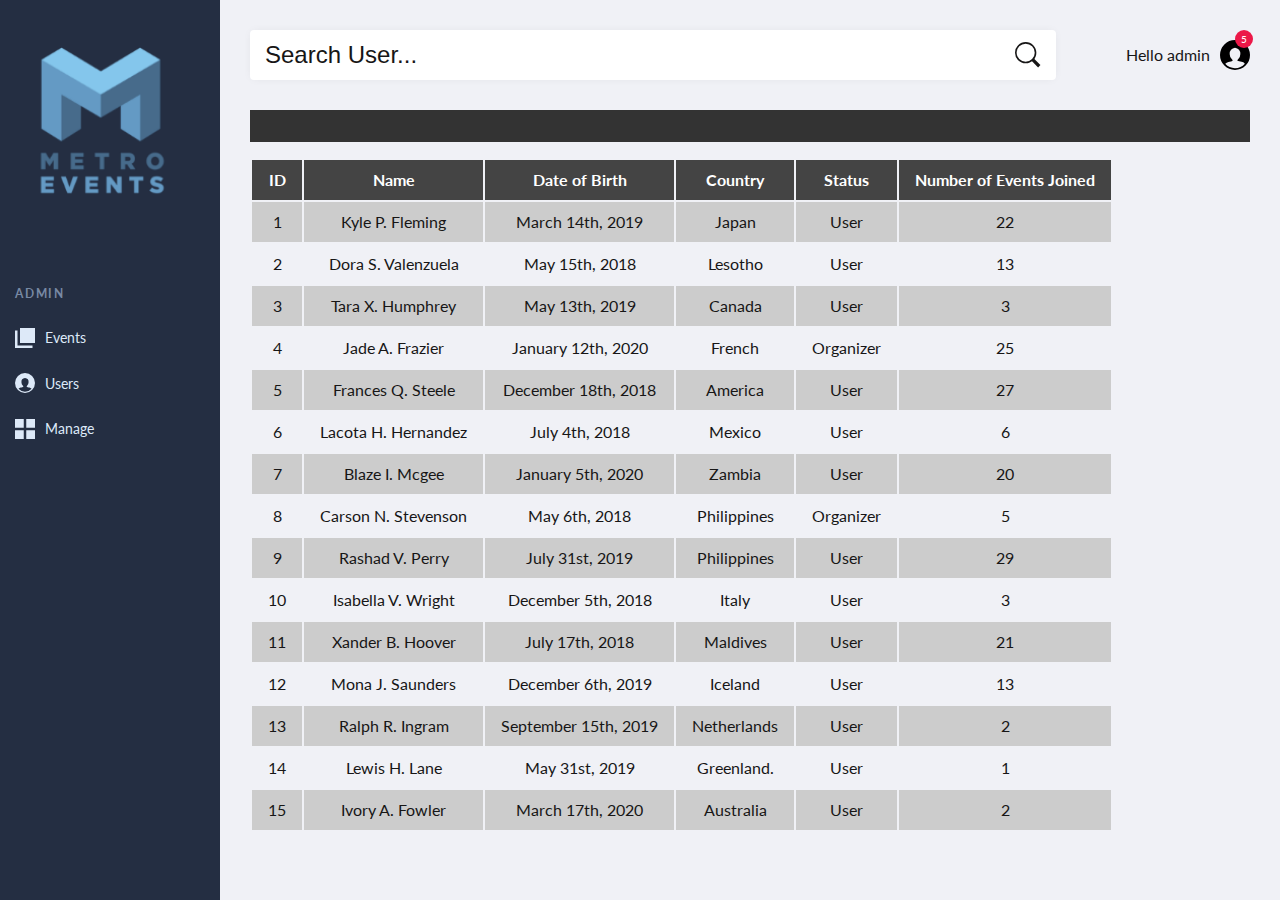
<file: templates/admin/user.html>
<!DOCTYPE html>
<html >
<head>
    <link rel="stylesheet" href="user.css">
    <script src="user.js"></script>
</head>
<body>
  <svg style="display:none;">
    <symbol id="logo" viewBox="0 0 140 59">
      <g>
        <path d="M6.8 57c0 .4-.1.7-.2.9-.1.2-.3.4-.4.5-.1.1-.4.199-.5.3-.2 0-.3.1-.5.1-.1 0-.3 0-.5-.1-.2 0-.4-.101-.5-.3-.2 0-.4-.2-.5-.4-.1-.2-.2-.5-.2-.9V44.7h-2c-.3 0-.6-.101-.8-.2-.2-.1-.3-.2-.5-.4s-.2-.3-.2-.4v-.4c0-.1 0-.2.1-.399 0-.2.1-.301.2-.4.1-.1.3-.3.5-.4.1 0 .4-.1.7-.1h2.1v-3.5c0-1 .1-1.9.3-2.7C4.1 35 4.5 34.3 5 33.7c.5-.6 1.1-1.1 1.9-1.4.8-.3 1.7-.5 2.7-.5.9 0 1.5.101 1.8.4.3.3.5.6.5 1.1 0 .3-.1.601-.3.9-.2.3-.6.4-1.2.4h-.6c-.6 0-1.1.101-1.5.301-.4.199-.7.5-.9.8C7.2 36 7 36.5 7 37c-.1.5-.1 1-.1 1.6V42h2.7c.3 0 .6.1.8.2.2.1.3.2.5.399.1.101.2.301.2.401 0 .2.1.3.1.4 0 .1 0 .3-.1.399 0 .2-.1.3-.2.4-.1.1-.3.3-.5.399-.2.101-.5.2-.8.2H6.8V57z" />
        <path d="M30.4 50.2c0 1.3-.2 2.5-.7 3.5-.5 1.1-1.1 2-1.9 2.8-.8.8-1.8 1.4-2.8 1.8-1.1.4-2.3.601-3.5.601-1.3 0-2.4-.2-3.5-.601-1.1-.399-2-1-2.8-1.8-.8-.8-1.4-1.7-1.9-2.8-.5-1.101-.7-2.2-.7-3.5s.2-2.4.7-3.5c.5-1.101 1.1-2 1.9-2.7.8-.8 1.7-1.4 2.8-1.8 1.1-.4 2.3-.601 3.5-.601 1.3 0 2.4.2 3.5.601 1.1.399 2 1 2.8 1.8.8.8 1.4 1.7 1.9 2.7.5 1.1.7 2.3.7 3.5zm-3.4 0c0-.8-.1-1.5-.4-2.3-.2-.7-.6-1.4-1.1-1.9s-1-1-1.7-1.3c-.7-.3-1.5-.5-2.4-.5s-1.7.2-2.4.5-1.3.8-1.7 1.3c-.5.5-.8 1.2-1.1 1.9-.2.699-.4 1.5-.4 2.3s.1 1.5.4 2.3c.2.7.6 1.4 1.1 1.9.5.6 1 1 1.7 1.3s1.5.5 2.4.5 1.7-.2 2.4-.5 1.3-.8 1.7-1.3c.5-.601.8-1.2 1.1-1.9.3-.7.4-1.5.4-2.3z" />
        <path d="M38.1 44.8h.1c.4-.899 1-1.7 1.9-2.3s1.8-.9 2.9-.9c.5 0 1 .101 1.3.301.4.199.6.6.6 1.1 0 .6-.2 1-.6 1.2-.4.2-.8.3-1.4.3h-.2c-1.3 0-2.4.5-3.2 1.4-.8.899-1.3 2.3-1.3 4.1v7c0 .4-.1.7-.2.9-.1.199-.3.399-.4.5-.2.1-.4.199-.5.3-.2 0-.3.1-.5.1-.1 0-.3 0-.5-.1-.2 0-.4-.101-.5-.3-.1-.2-.3-.301-.4-.5C35 57.7 35 57.4 35 57V43.5c0-.4.1-.7.2-.9.1-.199.3-.399.4-.5.2-.1.3-.199.5-.199s.3-.101.5-.101c.1 0 .3 0 .4.101.2 0 .3.1.5.199.2.101.3.301.4.5.1.2.2.5.2.9v1.3z" />
        <path d="M49.2 51.3c0 .7.2 1.4.5 2 .3.601.7 1.2 1.2 1.601.5.5 1.1.8 1.7 1.1s1.3.4 2 .4c1 0 1.8-.2 2.5-.5.7-.4 1.2-.801 1.8-1.2.2-.2.4-.3.6-.4.2-.301.3-.301.5-.301.4 0 .7.1 1 .4.3.199.4.6.4 1 0 .1 0 .3-.1.5s-.2.4-.4.7c-1.6 1.7-3.7 2.5-6.3 2.5-1.3 0-2.4-.199-3.5-.6s-2-1-2.8-1.8c-.8-.8-1.4-1.7-1.8-2.7-.4-1.1-.7-2.3-.7-3.6 0-1.301.2-2.5.6-3.5.4-1.101 1-2 1.8-2.801.8-.8 1.7-1.399 2.7-1.8 1-.399 2.2-.6 3.4-.6 2.1 0 3.8.6 5.2 1.8s2.3 2.9 2.6 5.2c0 .3.1.5.1.6v.5c0 1.101-.6 1.7-1.7 1.7H49.2V51.3zm9.9-2.5c0-.7-.1-1.3-.3-1.8-.2-.6-.5-1.1-.9-1.5s-.9-.7-1.4-1c-.6-.2-1.2-.4-2-.4-.7 0-1.4.101-2 .4-.6.2-1.2.6-1.6 1-.5.4-.8.9-1.1 1.5-.3.6-.5 1.2-.5 1.8h9.8z" />
        <path d="M77.9 55.1c.399-.3.8-.5 1.199-.5.4 0 .7.101 1 .4.2.3.4.6.4.9 0 .199 0 .5-.1.699a1.856 1.856 0 01-.599.701c-.7.5-1.399.9-2.3 1.2s-1.8.4-2.7.4c-1.3 0-2.5-.2-3.5-.601-1.1-.399-2-1-2.8-1.8s-1.4-1.7-1.8-2.7c-.4-1.1-.7-2.3-.7-3.6s.2-2.5.7-3.601c.4-1.1 1.1-2 1.8-2.8.8-.8 1.7-1.399 2.8-1.8 1.101-.4 2.2-.6 3.5-.6.9 0 1.7.1 2.601.399C78.2 42 79 42.4 79.6 43l.7.7c.101.2.2.5.2.7 0 .399-.1.8-.4 1-.3.3-.6.399-1 .399-.199 0-.399 0-.5-.1-.2-.099-.4-.199-.7-.499-.301-.3-.7-.5-1.2-.7s-1-.3-1.7-.3c-.9 0-1.6.2-2.3.5s-1.2.8-1.7 1.3-.8 1.2-1.1 1.9c-.2.699-.4 1.5-.4 2.3s.1 1.5.3 2.2c.2.699.6 1.3 1 1.899.5.5 1 1 1.7 1.3.7.301 1.4.5 2.3.5.7 0 1.3-.1 1.8-.3.4-.099.9-.299 1.3-.699z" />
        <path d="M94.6 56.2h-.1c-.6.899-1.4 1.6-2.3 2.1-.9.5-2 .7-3.3.7-.7 0-1.301-.1-2-.3-.7-.2-1.4-.5-1.9-.9-.6-.399-1.1-.899-1.4-1.6-.4-.7-.6-1.5-.6-2.4 0-1.3.3-2.2 1-3 .7-.7 1.6-1.3 2.7-1.7 1.1-.399 2.3-.6 3.7-.699 1.399-.101 2.8-.2 4.199-.2v-.5c0-1.2-.399-2.101-1.1-2.7s-1.7-.9-3-.9c-.7 0-1.4.101-2 .301-.6.199-1.3.5-1.9 1-.3.199-.699.3-1 .3-.3 0-.6-.101-.899-.4-.2-.2-.4-.6-.4-.899 0-.2.101-.5.2-.7s.3-.4.6-.601c.7-.5 1.601-1 2.5-1.3 1-.3 2-.5 3.2-.5s2.2.2 3.101.5c.899.3 1.6.8 2.199 1.4.601.6 1 1.3 1.301 2.1.3.8.399 1.601.399 2.5V56.9c0 .3-.1.6-.2.899-.1.201-.2.401-.4.501-.2.101-.3.2-.5.2s-.3.1-.4.1c-.1 0-.3 0-.399-.1-.2 0-.301-.1-.5-.2-.201-.1-.301-.3-.401-.5s-.2-.5-.2-.899v-.7h-.2zm-.9-5.5c-.8 0-1.7 0-2.5.1-.9.101-1.7.2-2.4.4s-1.3.5-1.8.9-.7 1-.7 1.7c0 .5.101.9.3 1.2.2.3.5.6.801.8.3.2.699.4 1.1.4.4.1.8.1 1.2.1 1.5 0 2.7-.5 3.5-1.399.8-.9 1.2-2.101 1.2-3.5v-.9h-.7v.199z" />
        <path d="M111.4 45.4c-.5-.5-1-.801-1.5-1-.5-.2-1.101-.301-1.601-.301-.399 0-.7 0-1.1.101-.4.1-.7.2-1 .399-.3.2-.5.4-.7.7s-.3.601-.3 1c0 .7.3 1.2.899 1.601.601.3 1.601.6 2.801.899.8.2 1.5.4 2.199.7.7.3 1.301.6 1.801 1s.899.8 1.199 1.4c.301.5.4 1.199.4 1.899 0 1-.2 1.8-.6 2.5-.4.7-.9 1.2-1.5 1.7-.601.4-1.301.7-2.101.9-.8.199-1.6.3-2.399.3-1 0-2-.2-2.9-.5-1-.3-1.8-.8-2.5-1.4-.3-.3-.5-.5-.6-.7-.098-.198-.098-.398-.098-.598 0-.4.101-.8.4-1 .3-.3.6-.4 1-.4.399 0 .8.2 1.2.5.5.5 1.1.801 1.699 1.101.601.3 1.2.399 1.9.399.4 0 .8 0 1.2-.1.399-.1.7-.2 1-.4.3-.199.6-.399.8-.699.2-.301.3-.7.3-1.2 0-.8-.399-1.3-1.1-1.7s-1.8-.7-3.2-1c-.6-.1-1.1-.3-1.7-.5-.6-.2-1.1-.5-1.6-.8s-.8-.8-1.101-1.3c-.3-.5-.399-1.2-.399-2 0-.9.2-1.601.5-2.301.401-.6.801-1.2 1.401-1.6.601-.4 1.2-.7 2-.9.7-.199 1.5-.3 2.301-.3.899 0 1.699.101 2.6.4.8.3 1.6.7 2.2 1.2.3.3.5.5.6.699.101.2.101.4.101.601 0 .399-.101.7-.4 1s-.6.399-1 .399c-.402-.199-.802-.399-1.102-.699z" />
        <path d="M126 58.4c-.6.3-1.3.399-2.1.399-1.601 0-2.801-.399-3.601-1.3s-1.2-2.2-1.2-3.9v-9H117.2c-.3 0-.601 0-.8-.1-.2-.1-.4-.2-.5-.3-.101-.101-.2-.3-.2-.4 0-.2-.101-.3-.101-.399 0-.101 0-.2.101-.4 0-.2.1-.3.2-.4.1-.1.3-.3.5-.399.199-.101.5-.2.8-.2h1.899v-3.2c0-.399.101-.7.2-.899.101-.2.3-.4.4-.601.2-.1.399-.2.5-.3.2 0 .3-.1.5-.1.1 0 .3 0 .5.1.2 0 .3.1.5.3.2.101.3.3.399.601.101.199.2.6.2.899V42h3.2c.3 0 .6.1.8.2.2.1.3.2.5.399.102.101.202.301.202.401 0 .2.1.3.1.4 0 .1 0 .3-.1.399 0 .2-.1.3-.2.4-.1.1-.3.3-.5.3-.2.1-.5.1-.8.1h-3.2V53.2c0 1 .2 1.7.5 2.1.4.4.8.601 1.4.601.2 0 .5 0 .7-.101.199-.1.399-.1.6-.1.4 0 .7.1.9.399.199.301.3.601.3.9s-.101.5-.2.7c0 .401-.2.601-.5.701z" />
        <path d="M133.2 44.8h.1c.4-.899 1-1.7 1.9-2.3.899-.6 1.8-.9 2.899-.9.5 0 1 .101 1.301.301.4.199.6.599.6 1.099 0 .6-.2 1-.6 1.2-.4.2-.801.3-1.4.3h-.2c-1.3 0-2.399.5-3.2 1.4-.8.899-1.3 2.3-1.3 4.1v7c0 .4-.1.7-.2.9-.1.199-.3.399-.399.5-.101.1-.4.199-.5.3-.2 0-.3.1-.5.1-.101 0-.3 0-.5-.1-.2 0-.4-.101-.5-.3-.2-.101-.3-.301-.4-.5-.1-.2-.2-.5-.2-.9V43.5c0-.4.101-.7.2-.9.101-.199.3-.399.4-.5.2-.1.3-.199.5-.199s.3-.101.5-.101c.1 0 .3 0 .399.101.2 0 .301.1.5.199.2.101.301.301.4.5.1.2.2.5.2.9v1.3z" />
      </g>
      <g>
        <g>
          <path fill="#08A6DF" d="M70 32.9c-9.1 0-16.5-7.4-16.5-16.5 0-4.8 2.1-9.3 5.7-12.4.5-.4 1.2-.4 1.6.1.4.5.4 1.2-.1 1.6-3.1 2.7-4.9 6.6-4.9 10.7 0 7.8 6.4 14.2 14.2 14.2s14.2-6.4 14.2-14.2c0-7.8-6.4-14.1-14.2-14.1-1.9 0-3.7.4-5.4 1.1-.6.2-1.3 0-1.5-.6-.2-.6 0-1.3.6-1.5C65.7.4 67.8 0 70 0c9.1 0 16.5 7.4 16.5 16.5S79.1 32.9 70 32.9z" />
        </g>
        <g>
          <path fill="#7C2A8A" d="M70 28.4c-6.6 0-11.9-5.4-11.9-11.9 0-6.6 5.4-11.9 11.9-11.9 5 0 9.5 3.2 11.2 7.9.5 1.3.7 2.6.7 4 0 .6-.5 1.1-1.101 1.1-.6 0-1.1-.5-1.1-1.1 0-1.1-.2-2.2-.601-3.3-1.399-3.8-5-6.4-9.1-6.4-5.3 0-9.6 4.3-9.6 9.6s4.3 9.6 9.6 9.6c.6 0 1.1.5 1.1 1.1.002.8-.498 1.3-1.098 1.3z" />
        </g>
        <g>
          <path fill="#EC1848" d="M70 23.9c-4.1 0-7.4-3.3-7.4-7.4s3.3-7.4 7.4-7.4c.6 0 1.1.5 1.1 1.1 0 .6-.5 1.1-1.1 1.1-2.8 0-5.1 2.3-5.1 5.1s2.3 5.1 5.1 5.1 5.1-2.3 5.1-5.1c0-.6.5-1.1 1.101-1.1.6 0 1.1.5 1.1 1.1.099 4.2-3.201 7.5-7.301 7.5z" />
        </g>
      </g>
    </symbol>
    <symbol id="down" viewBox="0 0 16 16">
      <polygon points="3.81 4.38 8 8.57 12.19 4.38 13.71 5.91 8 11.62 2.29 5.91 3.81 4.38" />
    </symbol>
    <symbol id="users" viewBox="0 0 16 16">
      <path d="M8,0a8,8,0,1,0,8,8A8,8,0,0,0,8,0ZM8,15a7,7,0,0,1-5.19-2.32,2.71,2.71,0,0,1,1.7-1,13.11,13.11,0,0,0,1.29-.28,2.32,2.32,0,0,0,.94-.34,1.17,1.17,0,0,0-.27-.7h0A3.61,3.61,0,0,1,5.15,7.49,3.18,3.18,0,0,1,8,4.07a3.18,3.18,0,0,1,2.86,3.42,3.6,3.6,0,0,1-1.32,2.88h0a1.13,1.13,0,0,0-.27.69,2.68,2.68,0,0,0,.93.31,10.81,10.81,0,0,0,1.28.23,2.63,2.63,0,0,1,1.78,1A7,7,0,0,1,8,15Z" />
    </symbol>
    <symbol id="collection" viewBox="0 0 16 16">
      <rect width="7" height="7" />
      <rect y="9" width="7" height="7" />
      <rect x="9" width="7" height="7" />
      <rect x="9" y="9" width="7" height="7" />
    </symbol>
    <symbol id="charts" viewBox="0 0 16 16">
      <polygon points="0.64 7.38 -0.02 6.63 2.55 4.38 4.57 5.93 9.25 0.78 12.97 4.37 15.37 2.31 16.02 3.07 12.94 5.72 9.29 2.21 4.69 7.29 2.59 5.67 0.64 7.38" />
      <rect y="9" width="2" height="7" />
      <rect x="12" y="8" width="2" height="8" />
      <rect x="8" y="6" width="2" height="10" />
      <rect x="4" y="11" width="2" height="5" />
    </symbol>
    <symbol id="comments" viewBox="0 0 16 16">
      <path d="M0,16.13V2H15V13H5.24ZM1,3V14.37L5,12h9V3Z" />
      <rect x="3" y="5" width="9" height="1" />
      <rect x="3" y="7" width="7" height="1" />
      <rect x="3" y="9" width="5" height="1" />
    </symbol>
    <symbol id="pages" viewBox="0 0 16 16">
      <rect x="4" width="12" height="12" transform="translate(20 12) rotate(-180)" />
      <polygon points="2 14 2 2 0 2 0 14 0 16 2 16 14 16 14 14 2 14" />
    </symbol>
    <symbol id="appearance" viewBox="0 0 16 16">
      <path d="M3,0V7A2,2,0,0,0,5,9H6v5a2,2,0,0,0,4,0V9h1a2,2,0,0,0,2-2V0Zm9,7a1,1,0,0,1-1,1H9v6a1,1,0,0,1-2,0V8H5A1,1,0,0,1,4,7V6h8ZM4,5V1H6V4H7V1H9V4h1V1h2V5Z" />
    </symbol>
    <symbol id="trends" viewBox="0 0 16 16">
      <polygon points="0.64 11.85 -0.02 11.1 2.55 8.85 4.57 10.4 9.25 5.25 12.97 8.84 15.37 6.79 16.02 7.54 12.94 10.2 9.29 6.68 4.69 11.76 2.59 10.14 0.64 11.85" />
    </symbol>
    <symbol id="settings" viewBox="0 0 16 16">
      <rect x="9.78" y="5.34" width="1" height="7.97" />
      <polygon points="7.79 6.07 10.28 1.75 12.77 6.07 7.79 6.07" />
      <rect x="4.16" y="1.75" width="1" height="7.97" />
      <polygon points="7.15 8.99 4.66 13.31 2.16 8.99 7.15 8.99" />
      <rect x="1.28" width="1" height="4.97" />
      <polygon points="3.28 4.53 1.78 7.13 0.28 4.53 3.28 4.53" />
      <rect x="12.84" y="11.03" width="1" height="4.97" />
      <polygon points="11.85 11.47 13.34 8.88 14.84 11.47 11.85 11.47" />
    </symbol>
    <symbol id="options" viewBox="0 0 16 16">
      <path d="M8,11a3,3,0,1,1,3-3A3,3,0,0,1,8,11ZM8,6a2,2,0,1,0,2,2A2,2,0,0,0,8,6Z" />
      <path d="M8.5,16h-1A1.5,1.5,0,0,1,6,14.5v-.85a5.91,5.91,0,0,1-.58-.24l-.6.6A1.54,1.54,0,0,1,2.7,14L2,13.3a1.5,1.5,0,0,1,0-2.12l.6-.6A5.91,5.91,0,0,1,2.35,10H1.5A1.5,1.5,0,0,1,0,8.5v-1A1.5,1.5,0,0,1,1.5,6h.85a5.91,5.91,0,0,1,.24-.58L2,4.82A1.5,1.5,0,0,1,2,2.7L2.7,2A1.54,1.54,0,0,1,4.82,2l.6.6A5.91,5.91,0,0,1,6,2.35V1.5A1.5,1.5,0,0,1,7.5,0h1A1.5,1.5,0,0,1,10,1.5v.85a5.91,5.91,0,0,1,.58.24l.6-.6A1.54,1.54,0,0,1,13.3,2L14,2.7a1.5,1.5,0,0,1,0,2.12l-.6.6a5.91,5.91,0,0,1,.24.58h.85A1.5,1.5,0,0,1,16,7.5v1A1.5,1.5,0,0,1,14.5,10h-.85a5.91,5.91,0,0,1-.24.58l.6.6a1.5,1.5,0,0,1,0,2.12L13.3,14a1.54,1.54,0,0,1-2.12,0l-.6-.6a5.91,5.91,0,0,1-.58.24v.85A1.5,1.5,0,0,1,8.5,16ZM5.23,12.18l.33.18a4.94,4.94,0,0,0,1.07.44l.36.1V14.5a.5.5,0,0,0,.5.5h1a.5.5,0,0,0,.5-.5V12.91l.36-.1a4.94,4.94,0,0,0,1.07-.44l.33-.18,1.12,1.12a.51.51,0,0,0,.71,0l.71-.71a.5.5,0,0,0,0-.71l-1.12-1.12.18-.33a4.94,4.94,0,0,0,.44-1.07l.1-.36H14.5a.5.5,0,0,0,.5-.5v-1a.5.5,0,0,0-.5-.5H12.91l-.1-.36a4.94,4.94,0,0,0-.44-1.07l-.18-.33L13.3,4.11a.5.5,0,0,0,0-.71L12.6,2.7a.51.51,0,0,0-.71,0L10.77,3.82l-.33-.18a4.94,4.94,0,0,0-1.07-.44L9,3.09V1.5A.5.5,0,0,0,8.5,1h-1a.5.5,0,0,0-.5.5V3.09l-.36.1a4.94,4.94,0,0,0-1.07.44l-.33.18L4.11,2.7a.51.51,0,0,0-.71,0L2.7,3.4a.5.5,0,0,0,0,.71L3.82,5.23l-.18.33a4.94,4.94,0,0,0-.44,1.07L3.09,7H1.5a.5.5,0,0,0-.5.5v1a.5.5,0,0,0,.5.5H3.09l.1.36a4.94,4.94,0,0,0,.44,1.07l.18.33L2.7,11.89a.5.5,0,0,0,0,.71l.71.71a.51.51,0,0,0,.71,0Z" />
    </symbol>
    <symbol id="collapse" viewBox="0 0 16 16">
      <polygon points="11.62 3.81 7.43 8 11.62 12.19 10.09 13.71 4.38 8 10.09 2.29 11.62 3.81" />
    </symbol>
    <symbol id="search" viewBox="0 0 16 16">
      <path d="M6.57,1A5.57,5.57,0,1,1,1,6.57,5.57,5.57,0,0,1,6.57,1m0-1a6.57,6.57,0,1,0,6.57,6.57A6.57,6.57,0,0,0,6.57,0Z" />
      <rect x="11.84" y="9.87" width="2" height="5.93" transform="translate(-5.32 12.84) rotate(-45)" />
    </symbol>
  </svg>
  <header class="page-header">
    <nav>
        <p>
            <a href="admin.html">
            <img alt="W3Schools" src="images/4.png" width="200" height="200">
            </a>
        </p>
      <button class="toggle-mob-menu" aria-expanded="false" aria-label="open menu">
        <svg width="20" height="20" aria-hidden="true">
          <use xlink:href="#down"></use>
        </svg>
      </button>
      <ul class="admin-menu">
        <li class="menu-heading">
          <h3>Admin</h3>
        </li>
        <li>
          <a href="event.html">
            <svg>
              <use xlink:href="#pages"></use>
            </svg>
            <span>Events</span>
          </a>
        </li>
        <li>
          <a href="user.html">
            <svg>
              <use xlink:href="#users"></use>
            </svg>
            <span>Users</span>
          </a>
        </li>
        <li>
          <a href="manage.html">
            <svg>
              <use xlink:href="#collection"></use>
            </svg>
            <span>Manage</span>
          </a>
        </li>
        <li>
          <a href="#0">
            <span>    </span>
          </a>
        </li>
      </ul>
    </nav>
  </header>
  <section class="page-content">
    <section class="search-and-user">
      <form>
        <input type="search" placeholder="Search User...">
        <button type="submit" aria-label="submit form">
          <svg aria-hidden="true">
            <use xlink:href="#search"></use>
          </svg>
        </button>
      </form>
      <div class="admin-profile">
        <span class="greeting">Hello admin</span>
        <div class="notifications">
          <span class="badge">5</span>
          <svg>
            <use xlink:href="#users"></use>
          </svg>
        </div>
      </div>
    </section>
    <div class="pagination">
        <ol id="numbers"></ol>
    </div>
    
    <table id="my-table">
        <thead>
            <tr>
                <th>ID</th>
                <th>Name</th>
                <th>Date of Birth</th>
                <th>Country</th>
                <th>Status</th>
                <th>Number of Events Joined</th>
            </tr>
        </thead>
        <tbody>
            <tr>
                <td>1</td>
                <td>Kyle P. Fleming</td>
                <td>March 14th, 2019</td>
                <td>Japan</td>
                <td>User</td>
                <td>22</td>
            </tr>
            <tr>
                <td>2</td>
                <td>Dora S. Valenzuela</td>
                <td>May 15th, 2018</td>
                <td>Lesotho</td>
                <td>User</td>
                <td>13</td>
            </tr>
            <tr>
                <td>3</td>
                <td>Tara X. Humphrey</td>
                <td>May 13th, 2019</td>
                <td>Canada</td>
                <td>User</td>
                <td>3</td>
            </tr>
            <tr>
                <td>4</td>
                <td>Jade A. Frazier</td>
                <td>January 12th, 2020</td>
                <td>French</td>
                <td>Organizer</td>
                <td>25</td>
            </tr>
            <tr>
                <td>5</td>
                <td>Frances Q. Steele</td>
                <td>December 18th, 2018</td>
                <td>America</td>
                <td>User</td>
                <td>27</td>
            </tr>
            <tr>
                <td>6</td>
                <td>Lacota H. Hernandez</td>
                <td>July 4th, 2018</td>
                <td>Mexico</td>
                <td>User</td>
                <td>6</td>
            </tr>
            <tr>
                <td>7</td>
                <td>Blaze I. Mcgee</td>
                <td>January 5th, 2020</td>
                <td>Zambia</td>
                <td>User</td>
                <td>20</td>
            </tr>
            <tr>
                <td>8</td>
                <td>Carson N. Stevenson</td>
                <td>May 6th, 2018</td>
                <td>Philippines</td>
                <td>Organizer</td>
                <td>5</td>
            </tr>
            <tr>
                <td>9</td>
                <td>Rashad V. Perry</td>
                <td>July 31st, 2019</td>
                <td>Philippines</td>
                <td>User</td>
                <td>29</td>
            </tr>
            <tr>
                <td>10</td>
                <td>Isabella V. Wright</td>
                <td>December 5th, 2018</td>
                <td>Italy</td>
                <td>User</td>
                <td>3</td>
            </tr>
            <tr>
                <td>11</td>
                <td>Xander B. Hoover</td>
                <td>July 17th, 2018</td>
                <td>Maldives</td>
                <td>User</td>
                <td>21</td>
            </tr>
            <tr>
                <td>12</td>
                <td>Mona J. Saunders</td>
                <td>December 6th, 2019</td>
                <td>Iceland</td>
                <td>User</td>
                <td>13</td>
            </tr>
            <tr>
                <td>13</td>
                <td>Ralph R. Ingram</td>
                <td>September 15th, 2019</td>
                <td>Netherlands</td>
                <td>User</td>
                <td>2</td>
            </tr>
            <tr>
                <td>14</td>
                <td>Lewis H. Lane</td>
                <td>May 31st, 2019</td>
                <td>Greenland.</td>
                <td>User</td>
                <td>1</td>
            </tr>
            <tr>
                <td>15</td>
                <td>Ivory A. Fowler</td>
                <td>March 17th, 2020</td>
                <td>Australia</td>
                <td>User</td>
                <td>2</td>
            </tr>
        </tbody>
    </table>
    </section>
  </section>
  </body>
  </html>
</file>
<file: templates/admin/admin.css>
@import url("https://fonts.googleapis.com/css?family=Lato:400,700&display=swap");

:root {
  --page-header-bgColor: #242e42;
  --page-header-bgColor-hover: #1d2636;
  --page-header-txtColor: #dde9f8;
  --page-header-headingColor: #7889a4;
  --page-header-width: 220px;
  --page-content-bgColor: #f0f1f6;
  --page-content-txtColor: #171616;
  --page-content-blockColor: #fff;
  --white: #fff;
  --black: #333;
  --blue: #00b9eb;
  --red: #ec1848;
  --border-radius: 4px;
  --box-shadow: 0 0 10px -2px rgba(0, 0, 0, 0.075);
  --switch-bgLightModeColor: #87cefa;
  --switch-sunColor: gold;
  --switch-moonColor: #f4f4f4;
  --switch-bgDarkModeColor: #1f1f27;
}

* {
  padding: 0;
  margin: 0;
  box-sizing: border-box;
}

ul {
  list-style: none;
}

a,
button {
  color: inherit;
}

a {
  text-decoration: none;
}

button {
  background: none;
  cursor: pointer;
}

input {
  -webkit-appearance: none;
}

[type="checkbox"] {
  position: absolute;
  left: -9999px;
}

label {
  cursor: pointer;
}

button,
input {
  border: none;
}

svg {
  display: block;
}

body {
  font: 16px/1.5 "Lato", sans-serif;
  justify-content: center;
  align-items: center;
  min-height: 100v;
}



/* HEADER STYLES
–––––––––––––––––––––––––––––––––––––––––––––––––– */
.page-header {
  position: fixed;
  top: 0;
  left: 0;
  right: 0;
  bottom: 0;
  overflow: auto;
  padding-top: 20px;
  width: var(--page-header-width);
  color: var(--page-header-txtColor);
  background: var(--page-header-bgColor);
}

/*In case you prefer an absolutely positioned header that covers the full page height, add these styles*/
/*body {
  position: relative;
}

.page-header {
  position: absolute;
  top: 0;
  left: 0;
  height: 100%;
}*/
.container {
  width: 1100px;
  display: flex;
  justify-content: space-between;
  flex-wrap: wrap;
}

.container .box{
  position: relative;
  width: 320px;
  background: #fff;
  padding: 100px 40px 60px;
  box-shadow: 0 15px 45px rgba(0, 0, 0, 0.1);
  border: 20px;
  margin: 20px;
}

.container .box::before{
  content: '';
  position: absolute;
  top: 0;
  left: 0;
  width: 100%;
  height: 100%;
  background: #03254c;
  transform: scaleY(0);
  transform-origin: top;
  transition: transform 0.5s;
}

.container .box:hover:before{
  transform: scaleY(1);
  transform-origin: bottom;
  transition: transform 0.5s;
}

.container .box h2{
  position: absolute;
  left: 40px;
  top: 60px;
  font-size: 4em;
  font-weight: 800;
  z-index: 1;
  opacity: 0.1;
  transition: 0.5s;
}

.container .box:hover h2{
  opacity: 1;
  color: #fff;
  transform: translateY(-40px);
}

.container .box h3{
  position: relative;
  font-size: 1.5em;
  z-index: 2;
  color: #333;
  transition: 0.5s;
}

.container .box p{
  position: relative;
  z-index: 2;
  color: #555;
  transition: 0.5s;
}

.container .box:hover h3,
.container .box:hover p
{
  color: #fff;
}


/*remove these styles*/
/*.page-header {
  position: fixed;
  top: 0;
  left: 0;
  right: 0;
  bottom: 0;
  overflow: auto;
}*/

.page-header nav {
  display: flex;
  flex-direction: column;
  min-height: 100%;
}

.page-header .logo {
  display: block;
  margin: 0 15px;
}

.page-header .logo svg {
  max-width: 120px;
  fill: var(--white);
}

.page-header .toggle-mob-menu {
  display: none;
  margin-left: 5px;
  padding: 4px;
  background: var(--page-content-blockColor);
  border-radius: var(--border-radius);
}

.page-header .toggle-mob-menu svg {
  fill: var(--black);
  transition: transform 0.2s;
}

.page-header .admin-menu {
  display: flex;
  flex-direction: column;
  flex-grow: 1;
  margin-top: 35px;
}

.page-header .admin-menu li:nth-last-child(2) {
  margin-bottom: 35px;
}

.page-header .admin-menu li:last-child {
  margin-top: auto;
  margin-bottom: 20px;
}

.page-header .admin-menu li > * {
  width: 100%;
  padding: 12px 15px;
}

.page-header .admin-menu .switcher {
  display: inline-block;
  width: auto;
}

.page-header .admin-menu .menu-heading h3 {
  text-transform: uppercase;
  letter-spacing: 0.15em;
  font-size: 12px;
  margin-top: 12px;
  color: var(--page-header-headingColor);
}

.page-header .admin-menu svg {
  width: 20px;
  height: 20px;
  fill: var(--page-header-txtColor);
  margin-right: 10px;
}

.page-header .admin-menu a,
.page-header .admin-menu button {
  display: flex;
  align-items: center;
  font-size: 0.9rem;
}

.page-header .admin-menu a:hover,
.page-header .admin-menu a:focus,
.page-header .admin-menu button:hover,
.page-header .admin-menu button:focus {
  background: var(--page-header-bgColor-hover);
  color: var(--blue);
  outline: none;
}

.page-header .admin-menu a:hover svg,
.page-header .admin-menu a:focus svg,
.page-header .admin-menu button:hover svg,
.page-header .admin-menu button:focus svg {
  fill: var(--blue);
}


/* PAGE CONTENT STYLES
–––––––––––––––––––––––––––––––––––––––––––––––––– */
.page-content {
  position: relative;
  left: var(--page-header-width);
  width: calc(100% - var(--page-header-width));
  min-height: 100vh;
  padding: 30px;
  color: var(--page-content-txtColor);
  background: var(--page-content-bgColor);
}

.search-and-user {
  display: grid;
  grid-template-columns: 1fr auto;
  grid-column-gap: 50px;
  align-items: center;
  background: var(--page-content-bgColor);
  margin-bottom: 30px;
}

.search-and-user form {
  position: relative;
}

.search-and-user [type="search"] {
  width: 100%;
  height: 50px;
  font-size: 1.5rem;
  padding-left: 15px;
  background: var(--page-content-blockColor);
  color: var(--white);
  border-radius: var(--border-radius);
  box-shadow: var(--box-shadow);
}

.search-and-user ::placeholder {
  color: var(--page-content-txtColor);
}

.search-and-user form svg {
  width: 26px;
  height: 26px;
  fill: var(--page-content-txtColor);
}

.search-and-user form button {
  position: absolute;
  top: 50%;
  right: 15px;
  transform: translateY(-50%);
}

.search-and-user .admin-profile {
  display: flex;
  align-items: center;
}

.search-and-user .admin-profile .greeting {
  margin: 0 10px 0 20px;
}

.search-and-user .admin-profile svg {
  width: 30px;
  height: 30px;
}

.search-and-user .admin-profile .notifications {
  position: relative;
}

.search-and-user .admin-profile .badge {
  display: flex;
  align-items: center;
  justify-content: center;
  position: absolute;
  top: -10px;
  right: -3px;
  width: 18px;
  height: 18px;
  border-radius: 50%;
  font-size: 10px;
  color: var(--white);
  background: var(--red);
}

.page-content .grid {
  display: grid;
  grid-template-columns: repeat(2, 1fr);
  grid-gap: 30px;
}

.page-content .grid > article {
  display: flex;
  height: 300px;
  background: var(--page-content-blockColor);
  border-radius: var(--border-radius);
  box-shadow: var(--box-shadow);
}

.page-content .grid > article:first-child,
.page-content .grid > article:last-child {
  grid-column: 1 / -1;
}



/* MQ RULES
–––––––––––––––––––––––––––––––––––––––––––––––––– */
@media screen and (max-width: 767px) {
  .page-header,
  .page-content {
    position: static;
    width: 100%;
  }

  .page-header {
    padding: 10px;
  }

  .page-header nav {
    flex-direction: row;
  }

  .page-header .logo {
    margin: 0;
  }

  .page-header .logo svg {
    width: 83px;
    height: 35px;
  }

  .page-header .toggle-mob-menu {
    display: block;
  }

  .page-header .admin-menu {
    position: absolute;
    left: 98px;
    top: 57px;
    margin-top: 0;
    z-index: 2;
    border-radius: var(--border-radius);
    background: var(--page-header-bgColor);
    visibility: hidden;
    opacity: 0;
    transform: scale(0.95);
    transition: all 0.2s;
  }

  .page-header .admin-menu li:nth-last-child(2) {
    margin-bottom: 12px;
  }

  .page-header .admin-menu li:last-child button,
  .search-and-user .admin-profile .greeting {
    display: none;
  }

  .page-content {
    min-height: 0;
    padding: 10px;
  }

  .page-content .grid {
    grid-gap: 10px;
  }

  .search-and-user {
    position: absolute;
    left: 131px;
    top: 10px;
    padding: 0;
    grid-column-gap: 5px;
    width: calc(100% - 141px);
    border-radius: var(--border-radius);
    background: transparent;
  }

  .search-and-user [type="search"] {
    font-size: 1rem;
    height: 35px;
  }

  .search-and-user form svg {
    width: 18px;
    height: 18px;
  }

  .search-and-user .admin-profile svg {
    fill: var(--white);
  }
}

@media screen and (max-width: 400px) {
  .page-content .grid > article {
    grid-column: 1 / -1;
  }
}


/* BODY CLASSES
–––––––––––––––––––––––––––––––––––––––––––––––––– */
.mob-menu-opened .toggle-mob-menu svg {
  transform: rotate(180deg);
}

.mob-menu-opened .page-header .admin-menu {
  transform: scale(1);
  visibility: visible;
  opacity: 1;
}

@media screen and (min-width: 768px) {
  .collapsed .page-header {
    width: 40px;
  }

  .collapsed .page-header .admin-menu li > * {
    padding: 10px;
  }

  .collapsed .page-header .logo,
  .collapsed .page-header .admin-menu span,
  .collapsed .page-header .admin-menu .menu-heading {
    display: none;
  }

  .collapsed .page-header .admin-menu svg {
    margin-right: 0;
  }

  .collapsed .page-header .collapse-btn svg {
    transform: rotate(180deg);
  }

  .collapsed .page-content {
    left: 40px;
    width: calc(100% - 40px);
  }
}


/* SWITCH STYLES
–––––––––––––––––––––––––––––––––––––––––––––––––– */
.switch label {
  display: grid;
  grid-template-columns: auto auto;
  grid-column-gap: 10px;
  align-items: center;
  justify-content: flex-start;
}

.switch span:first-child {
  position: relative;
  width: 50px;
  height: 26px;
  border-radius: 15px;
  box-shadow: inset 0 0 5px rgba(0, 0, 0, 0.4);
  background: var(--switch-bgLightModeColor);
  transition: all 0.3s;
}

.switch span:first-child::before,
.switch span:first-child::after {
  content: "";
  position: absolute;
  border-radius: 50%;
}

.switch span:first-child::before {
  top: 1px;
  left: 1px;
  width: 24px;
  height: 24px;
  background: var(--white);
  z-index: 1;
  transition: transform 0.3s;
}

.switch span:first-child::after {
  top: 50%;
  right: 8px;
  width: 10px;
  height: 10px;
  transform: translateY(-50%);
  background: var(--switch-sunColor);
  box-shadow: 0 0 4px 2px #ffdb1a;
}

.switch [type="checkbox"]:checked + label span:first-child {
  background: var(--switch-bgDarkModeColor);
}

.switch [type="checkbox"]:focus + label span:first-child {
  box-shadow: 0 3px 5px rgba(255, 255, 255, 0.25);
}

.switch [type="checkbox"]:checked + label span:first-child::before {
  transform: translateX(24px);
}

.switch [type="checkbox"]:checked + label span:first-child::after {
  left: 12px;
  width: 15px;
  height: 15px;
  background: transparent;
  box-shadow: -2px -5px 0 var(--switch-moonColor);
  transform: translateY(-50%) rotate(-72deg);
}


/* LIGHT MODE STYLES
–––––––––––––––––––––––––––––––––––––––––––––––––– */
.light-mode {
  --page-header-bgColor: #f1efec;
  --page-header-bgColor-hover: #b9e4e0;
  --page-header-txtColor: #2c303a;
  --page-header-headingColor: #979595;
  --page-content-bgColor: #fff;
  --box-shadow: 0 0 10px -2px rgba(0, 0, 0, 0.25);
}

.light-mode .page-header .admin-menu a:hover,
.light-mode .page-header .admin-menu a:focus,
.light-mode .page-header .admin-menu button:hover,
.light-mode .page-header .admin-menu button:focus {
  color: var(--black);
}

.light-mode .page-header .logo svg,
.light-mode .page-header .admin-menu a:hover svg,
.light-mode .page-header .admin-menu a:focus svg,
.light-mode .page-header .admin-menu button:hover svg,
.light-mode .page-header .admin-menu button:focus svg {
  fill: var(--black);
}

.light-mode .switch [type="checkbox"]:focus + label span:first-child {
  box-shadow: 0 3px 5px rgba(0, 0, 0, 0.25);
}

@media screen and (max-width: 767px) {
  .light-mode .search-and-user .admin-profile svg {
    fill: var(--black);
  }
}


/* FOOTER
–––––––––––––––––––––––––––––––––––––––––––––––––– */
.page-footer {
  font-size: 1rem;
  display: flex;
  align-items: center;
  justify-content: flex-end;
  margin-top: 10px;
}

.page-footer a {
  margin-left: 4px;
}

@media screen and (min-width: 768px) {
  .collapsed .page-header {
    width: 40px;
  }
 
  .collapsed .page-header .admin-menu li > * {
    padding: 10px;
  }
 
  .collapsed .page-header .logo,
  .collapsed .page-header .admin-menu span,
  .collapsed .page-header .admin-menu .menu-heading {
    display: none;
  }
 
  .collapsed .page-header .admin-menu svg {
    margin-right: 0;
  }
 
  .collapsed .page-header .collapse-btn svg {
    transform: rotate(180deg);
  }
 
  .collapsed .page-content {
    left: 40px;
    width: calc(100% - 40px);
  }
}

.light-mode {
  --page-header-bgColor: #f1efec;
  --page-header-bgColor-hover: #b9e4e0;
  --page-header-txtColor: #2c303a;
  --page-header-headingColor: #979595;
  --page-content-bgColor: #fff;
  --box-shadow: 0 0 10px -2px rgba(0, 0, 0, 0.25);
}
 
.light-mode .page-header .admin-menu a:hover,
.light-mode .page-header .admin-menu a:focus,
.light-mode .page-header .admin-menu button:hover,
.light-mode .page-header .admin-menu button:focus {
  color: var(--black);
}
 
.light-mode .page-header .logo svg,
.light-mode .page-header .admin-menu a:hover svg,
.light-mode .page-header .admin-menu a:focus svg,
.light-mode .page-header .admin-menu button:hover svg,
.light-mode .page-header .admin-menu button:focus svg {
  fill: var(--black);
}
 
.light-mode .switch [type="checkbox"]:focus + label span:first-child {
  box-shadow: 0 3px 5px rgba(0, 0, 0, 0.25);
}
 
@media screen and (max-width: 767px) {
  .light-mode .search-and-user .admin-profile svg {
    fill: var(--black);
  }
}
</file>
<file: templates/admin/user.css>
@import url("https://fonts.googleapis.com/css?family=Lato:400,700&display=swap");

:root {
  --page-header-bgColor: #242e42;
  --page-header-bgColor-hover: #1d2636;
  --page-header-txtColor: #dde9f8;
  --page-header-headingColor: #7889a4;
  --page-header-width: 220px;
  --page-content-bgColor: #f0f1f6;
  --page-content-txtColor: #171616;
  --page-content-blockColor: #fff;
  --white: #fff;
  --black: #333;
  --blue: #00b9eb;
  --red: #ec1848;
  --border-radius: 4px;
  --box-shadow: 0 0 10px -2px rgba(0, 0, 0, 0.075);
  --switch-bgLightModeColor: #87cefa;
  --switch-sunColor: gold;
  --switch-moonColor: #f4f4f4;
  --switch-bgDarkModeColor: #1f1f27;
}

* {
  padding: 0;
  margin: 0;
  box-sizing: border-box;
}

ul {
  list-style: none;
}

a,
button {
  color: inherit;
}

a {
  text-decoration: none;
}

button {
  background: none;
  cursor: pointer;
}

input {
  -webkit-appearance: none;
}

[type="checkbox"] {
  position: absolute;
  left: -9999px;
}

label {
  cursor: pointer;
}

button,
input {
  border: none;
}

svg {
  display: block;
}

body {
  font: 16px/1.5 "Lato", sans-serif;
}


/* HEADER STYLES
–––––––––––––––––––––––––––––––––––––––––––––––––– */
.page-header {
  position: fixed;
  top: 0;
  left: 0;
  right: 0;
  bottom: 0;
  overflow: auto;
  padding-top: 20px;
  width: var(--page-header-width);
  color: var(--page-header-txtColor);
  background: var(--page-header-bgColor);
}

/*In case you prefer an absolutely positioned header that covers the full page height, add these styles*/
/*body {
  position: relative;
}

.page-header {
  position: absolute;
  top: 0;
  left: 0;
  height: 100%;
}*/

/*remove these styles*/
/*.page-header {
  position: fixed;
  top: 0;
  left: 0;
  right: 0;
  bottom: 0;
  overflow: auto;
}*/

.page-header nav {
  display: flex;
  flex-direction: column;
  min-height: 100%;
}

.page-header .logo {
  display: block;
  margin: 0 15px;
}

.page-header .logo svg {
  max-width: 120px;
  fill: var(--white);
}

.page-header .toggle-mob-menu {
  display: none;
  margin-left: 5px;
  padding: 4px;
  background: var(--page-content-blockColor);
  border-radius: var(--border-radius);
}

.page-header .toggle-mob-menu svg {
  fill: var(--black);
  transition: transform 0.2s;
}

.page-header .admin-menu {
  display: flex;
  flex-direction: column;
  flex-grow: 1;
  margin-top: 35px;
}

.page-header .admin-menu li:nth-last-child(2) {
  margin-bottom: 35px;
}

.page-header .admin-menu li:last-child {
  margin-top: auto;
  margin-bottom: 20px;
}

.page-header .admin-menu li > * {
  width: 100%;
  padding: 12px 15px;
}

.page-header .admin-menu .switcher {
  display: inline-block;
  width: auto;
}

.page-header .admin-menu .menu-heading h3 {
  text-transform: uppercase;
  letter-spacing: 0.15em;
  font-size: 12px;
  margin-top: 12px;
  color: var(--page-header-headingColor);
}

.page-header .admin-menu svg {
  width: 20px;
  height: 20px;
  fill: var(--page-header-txtColor);
  margin-right: 10px;
}

.page-header .admin-menu a,
.page-header .admin-menu button {
  display: flex;
  align-items: center;
  font-size: 0.9rem;
}

.page-header .admin-menu a:hover,
.page-header .admin-menu a:focus,
.page-header .admin-menu button:hover,
.page-header .admin-menu button:focus {
  background: var(--page-header-bgColor-hover);
  color: var(--blue);
  outline: none;
}

.page-header .admin-menu a:hover svg,
.page-header .admin-menu a:focus svg,
.page-header .admin-menu button:hover svg,
.page-header .admin-menu button:focus svg {
  fill: var(--blue);
}


/* PAGE CONTENT STYLES
–––––––––––––––––––––––––––––––––––––––––––––––––– */
.page-content {
  position: relative;
  left: var(--page-header-width);
  width: calc(100% - var(--page-header-width));
  min-height: 100vh;
  padding: 30px;
  color: var(--page-content-txtColor);
  background: var(--page-content-bgColor);
}

.search-and-user {
  display: grid;
  grid-template-columns: 1fr auto;
  grid-column-gap: 50px;
  align-items: center;
  background: var(--page-content-bgColor);
  margin-bottom: 30px;
}

.search-and-user form {
  position: relative;
}

.search-and-user [type="search"] {
  width: 100%;
  height: 50px;
  font-size: 1.5rem;
  padding-left: 15px;
  background: var(--page-content-blockColor);
  color: var(--white);
  border-radius: var(--border-radius);
  box-shadow: var(--box-shadow);
}

.search-and-user ::placeholder {
  color: var(--page-content-txtColor);
}

.search-and-user form svg {
  width: 26px;
  height: 26px;
  fill: var(--page-content-txtColor);
}

.search-and-user form button {
  position: absolute;
  top: 50%;
  right: 15px;
  transform: translateY(-50%);
}

.search-and-user .admin-profile {
  display: flex;
  align-items: center;
}

.search-and-user .admin-profile .greeting {
  margin: 0 10px 0 20px;
}

.search-and-user .admin-profile svg {
  width: 30px;
  height: 30px;
}

.search-and-user .admin-profile .notifications {
  position: relative;
}

.search-and-user .admin-profile .badge {
  display: flex;
  align-items: center;
  justify-content: center;
  position: absolute;
  top: -10px;
  right: -3px;
  width: 18px;
  height: 18px;
  border-radius: 50%;
  font-size: 10px;
  color: var(--white);
  background: var(--red);
}

.page-content .grid {
  display: grid;
  grid-template-columns: repeat(2, 1fr);
  grid-gap: 30px;
}

.page-content .grid > article {
  display: flex;
  height: 300px;
  background: var(--page-content-blockColor);
  border-radius: var(--border-radius);
  box-shadow: var(--box-shadow);
}

.page-content .grid > article:first-child,
.page-content .grid > article:last-child {
  grid-column: 1 / -1;
}


/* MQ RULES
–––––––––––––––––––––––––––––––––––––––––––––––––– */
@media screen and (max-width: 767px) {
  .page-header,
  .page-content {
    position: static;
    width: 100%;
  }

  .page-header {
    padding: 10px;
  }

  .page-header nav {
    flex-direction: row;
  }

  .page-header .logo {
    margin: 0;
  }

  .page-header .logo svg {
    width: 83px;
    height: 35px;
  }

  .page-header .toggle-mob-menu {
    display: block;
  }

  .page-header .admin-menu {
    position: absolute;
    left: 98px;
    top: 57px;
    margin-top: 0;
    z-index: 2;
    border-radius: var(--border-radius);
    background: var(--page-header-bgColor);
    visibility: hidden;
    opacity: 0;
    transform: scale(0.95);
    transition: all 0.2s;
  }

  .page-header .admin-menu li:nth-last-child(2) {
    margin-bottom: 12px;
  }

  .page-header .admin-menu li:last-child button,
  .search-and-user .admin-profile .greeting {
    display: none;
  }

  .page-content {
    min-height: 0;
    padding: 10px;
  }

  .page-content .grid {
    grid-gap: 10px;
  }

  .search-and-user {
    position: absolute;
    left: 131px;
    top: 10px;
    padding: 0;
    grid-column-gap: 5px;
    width: calc(100% - 141px);
    border-radius: var(--border-radius);
    background: transparent;
  }

  .search-and-user [type="search"] {
    font-size: 1rem;
    height: 35px;
  }

  .search-and-user form svg {
    width: 18px;
    height: 18px;
  }

  .search-and-user .admin-profile svg {
    fill: var(--white);
  }
}

@media screen and (max-width: 400px) {
  .page-content .grid > article {
    grid-column: 1 / -1;
  }
}


/* BODY CLASSES
–––––––––––––––––––––––––––––––––––––––––––––––––– */
.mob-menu-opened .toggle-mob-menu svg {
  transform: rotate(180deg);
}

.mob-menu-opened .page-header .admin-menu {
  transform: scale(1);
  visibility: visible;
  opacity: 1;
}

@media screen and (min-width: 768px) {
  .collapsed .page-header {
    width: 40px;
  }

  .collapsed .page-header .admin-menu li > * {
    padding: 10px;
  }

  .collapsed .page-header .logo,
  .collapsed .page-header .admin-menu span,
  .collapsed .page-header .admin-menu .menu-heading {
    display: none;
  }

  .collapsed .page-header .admin-menu svg {
    margin-right: 0;
  }

  .collapsed .page-header .collapse-btn svg {
    transform: rotate(180deg);
  }

  .collapsed .page-content {
    left: 40px;
    width: calc(100% - 40px);
  }
}


/* SWITCH STYLES
–––––––––––––––––––––––––––––––––––––––––––––––––– */
.switch label {
  display: grid;
  grid-template-columns: auto auto;
  grid-column-gap: 10px;
  align-items: center;
  justify-content: flex-start;
}

.switch span:first-child {
  position: relative;
  width: 50px;
  height: 26px;
  border-radius: 15px;
  box-shadow: inset 0 0 5px rgba(0, 0, 0, 0.4);
  background: var(--switch-bgLightModeColor);
  transition: all 0.3s;
}

.switch span:first-child::before,
.switch span:first-child::after {
  content: "";
  position: absolute;
  border-radius: 50%;
}

.switch span:first-child::before {
  top: 1px;
  left: 1px;
  width: 24px;
  height: 24px;
  background: var(--white);
  z-index: 1;
  transition: transform 0.3s;
}

.switch span:first-child::after {
  top: 50%;
  right: 8px;
  width: 10px;
  height: 10px;
  transform: translateY(-50%);
  background: var(--switch-sunColor);
  box-shadow: 0 0 4px 2px #ffdb1a;
}

.switch [type="checkbox"]:checked + label span:first-child {
  background: var(--switch-bgDarkModeColor);
}

.switch [type="checkbox"]:focus + label span:first-child {
  box-shadow: 0 3px 5px rgba(255, 255, 255, 0.25);
}

.switch [type="checkbox"]:checked + label span:first-child::before {
  transform: translateX(24px);
}

.switch [type="checkbox"]:checked + label span:first-child::after {
  left: 12px;
  width: 15px;
  height: 15px;
  background: transparent;
  box-shadow: -2px -5px 0 var(--switch-moonColor);
  transform: translateY(-50%) rotate(-72deg);
}


/* LIGHT MODE STYLES
–––––––––––––––––––––––––––––––––––––––––––––––––– */
.light-mode {
  --page-header-bgColor: #f1efec;
  --page-header-bgColor-hover: #b9e4e0;
  --page-header-txtColor: #2c303a;
  --page-header-headingColor: #979595;
  --page-content-bgColor: #fff;
  --box-shadow: 0 0 10px -2px rgba(0, 0, 0, 0.25);
}

.light-mode .page-header .admin-menu a:hover,
.light-mode .page-header .admin-menu a:focus,
.light-mode .page-header .admin-menu button:hover,
.light-mode .page-header .admin-menu button:focus {
  color: var(--black);
}

.light-mode .page-header .logo svg,
.light-mode .page-header .admin-menu a:hover svg,
.light-mode .page-header .admin-menu a:focus svg,
.light-mode .page-header .admin-menu button:hover svg,
.light-mode .page-header .admin-menu button:focus svg {
  fill: var(--black);
}

.light-mode .switch [type="checkbox"]:focus + label span:first-child {
  box-shadow: 0 3px 5px rgba(0, 0, 0, 0.25);
}

@media screen and (max-width: 767px) {
  .light-mode .search-and-user .admin-profile svg {
    fill: var(--black);
  }
}


/* FOOTER
–––––––––––––––––––––––––––––––––––––––––––––––––– */
.page-footer {
  font-size: 1rem;
  display: flex;
  align-items: center;
  justify-content: flex-end;
  margin-top: 10px;
}

.page-footer a {
  margin-left: 4px;
}

@media screen and (min-width: 768px) {
  .collapsed .page-header {
    width: 40px;
  }
 
  .collapsed .page-header .admin-menu li > * {
    padding: 10px;
  }
 
  .collapsed .page-header .logo,
  .collapsed .page-header .admin-menu span,
  .collapsed .page-header .admin-menu .menu-heading {
    display: none;
  }
 
  .collapsed .page-header .admin-menu svg {
    margin-right: 0;
  }
 
  .collapsed .page-header .collapse-btn svg {
    transform: rotate(180deg);
  }
 
  .collapsed .page-content {
    left: 40px;
    width: calc(100% - 40px);
  }
}

.light-mode {
  --page-header-bgColor: #f1efec;
  --page-header-bgColor-hover: #b9e4e0;
  --page-header-txtColor: #2c303a;
  --page-header-headingColor: #979595;
  --page-content-bgColor: #fff;
  --box-shadow: 0 0 10px -2px rgba(0, 0, 0, 0.25);
}
 
.light-mode .page-header .admin-menu a:hover,
.light-mode .page-header .admin-menu a:focus,
.light-mode .page-header .admin-menu button:hover,
.light-mode .page-header .admin-menu button:focus {
  color: var(--black);
}
 
.light-mode .page-header .logo svg,
.light-mode .page-header .admin-menu a:hover svg,
.light-mode .page-header .admin-menu a:focus svg,
.light-mode .page-header .admin-menu button:hover svg,
.light-mode .page-header .admin-menu button:focus svg {
  fill: var(--black);
}
 
.light-mode .switch [type="checkbox"]:focus + label span:first-child {
  box-shadow: 0 3px 5px rgba(0, 0, 0, 0.25);
}
 
@media screen and (max-width: 767px) {
  .light-mode .search-and-user .admin-profile svg {
    fill: var(--black);
  }
}

/* Table styles. */
td,
th {
	text-align: center;
	padding: .5rem 1rem;
}

tbody tr:nth-child(odd) {
	background-color: #ccc;
}

th {
	background: #444;
	color: #fff;
}

/* Pagination. */
.pagination {
	background: #333;
	padding: 1rem;
	margin-bottom: 1rem;
	text-align: center;
	display: flex;
	justify-content: center;
}

#numbers {
	padding: 0;
	margin: 0 2rem;
	list-style-type: none;
	display: flex;
}

#numbers li a {
	color: #fff;
	padding: .5rem 1rem;
	text-decoration: none;
	opacity: .7;
}

#numbers li a:hover {
	opacity: 1;
}

#numbers li a.active {
	opacity: 1;
	background: #fff;
	color: #333;
}
</file>
